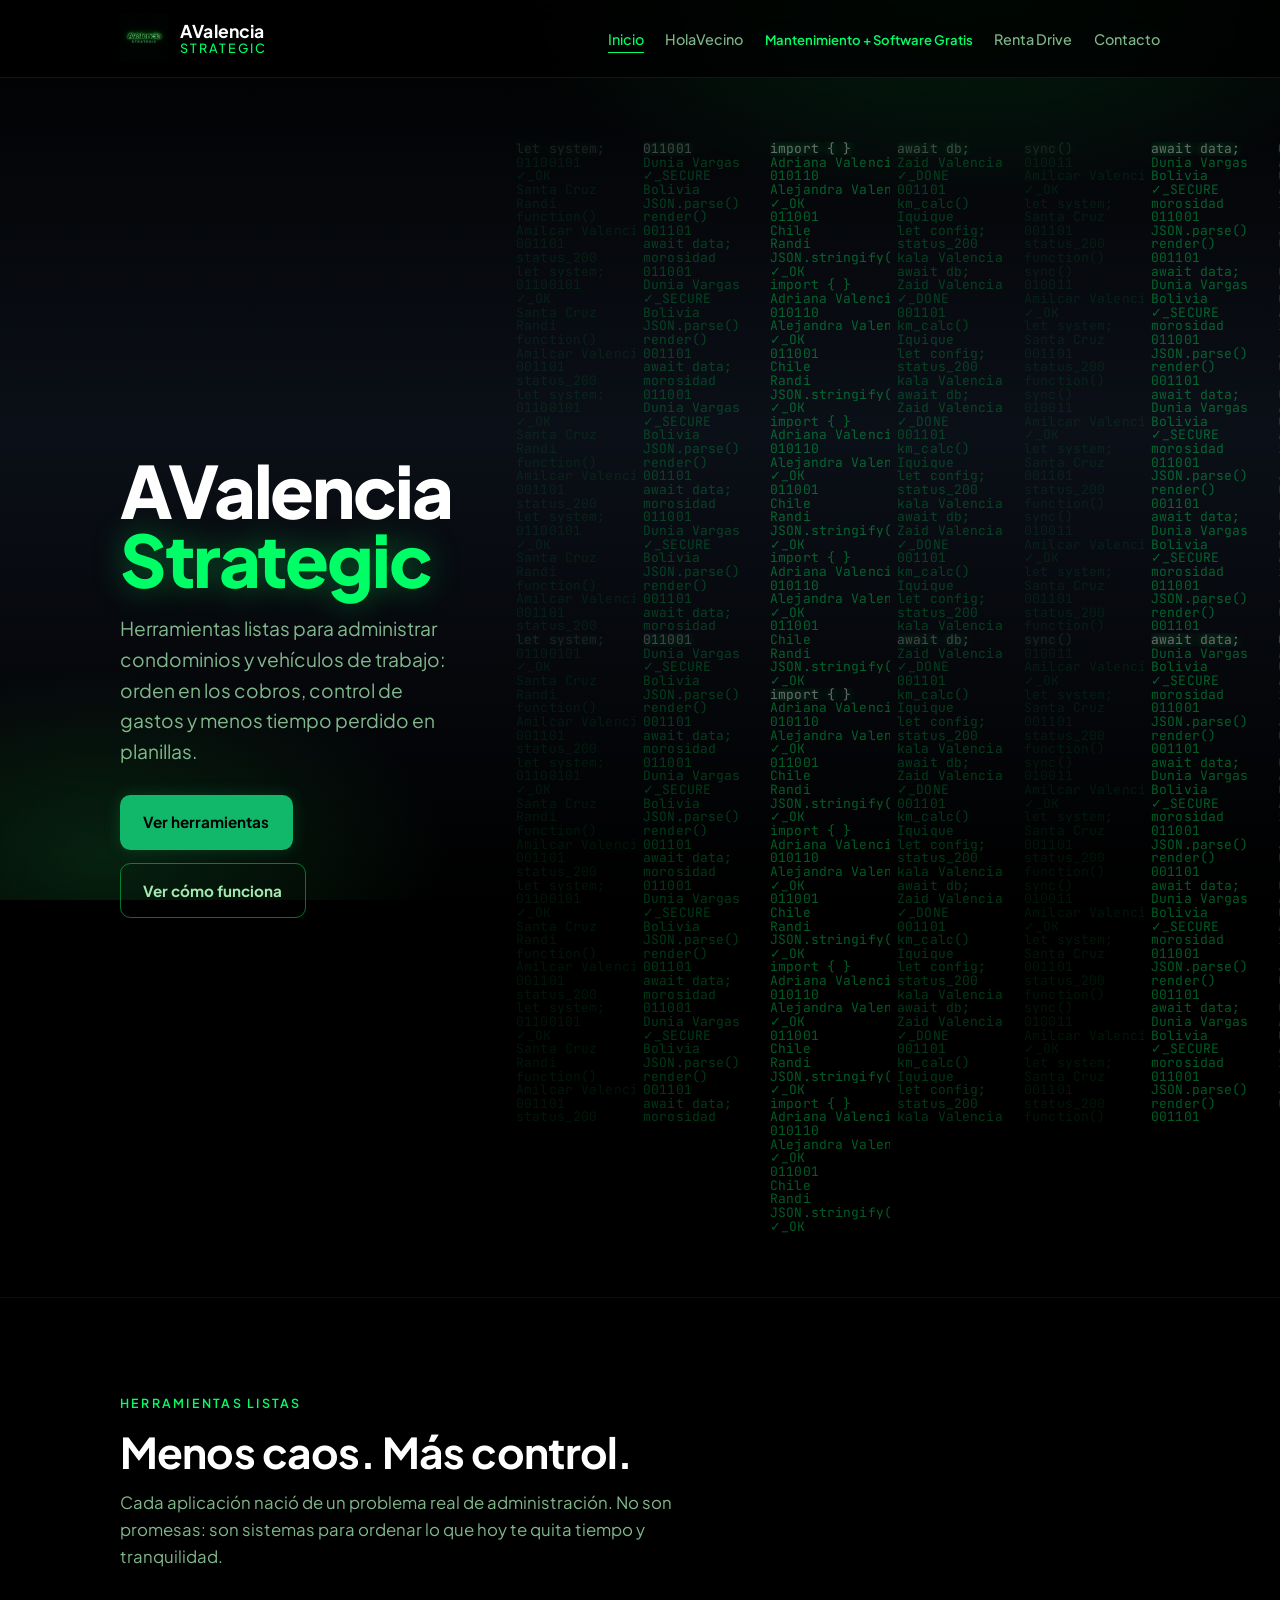
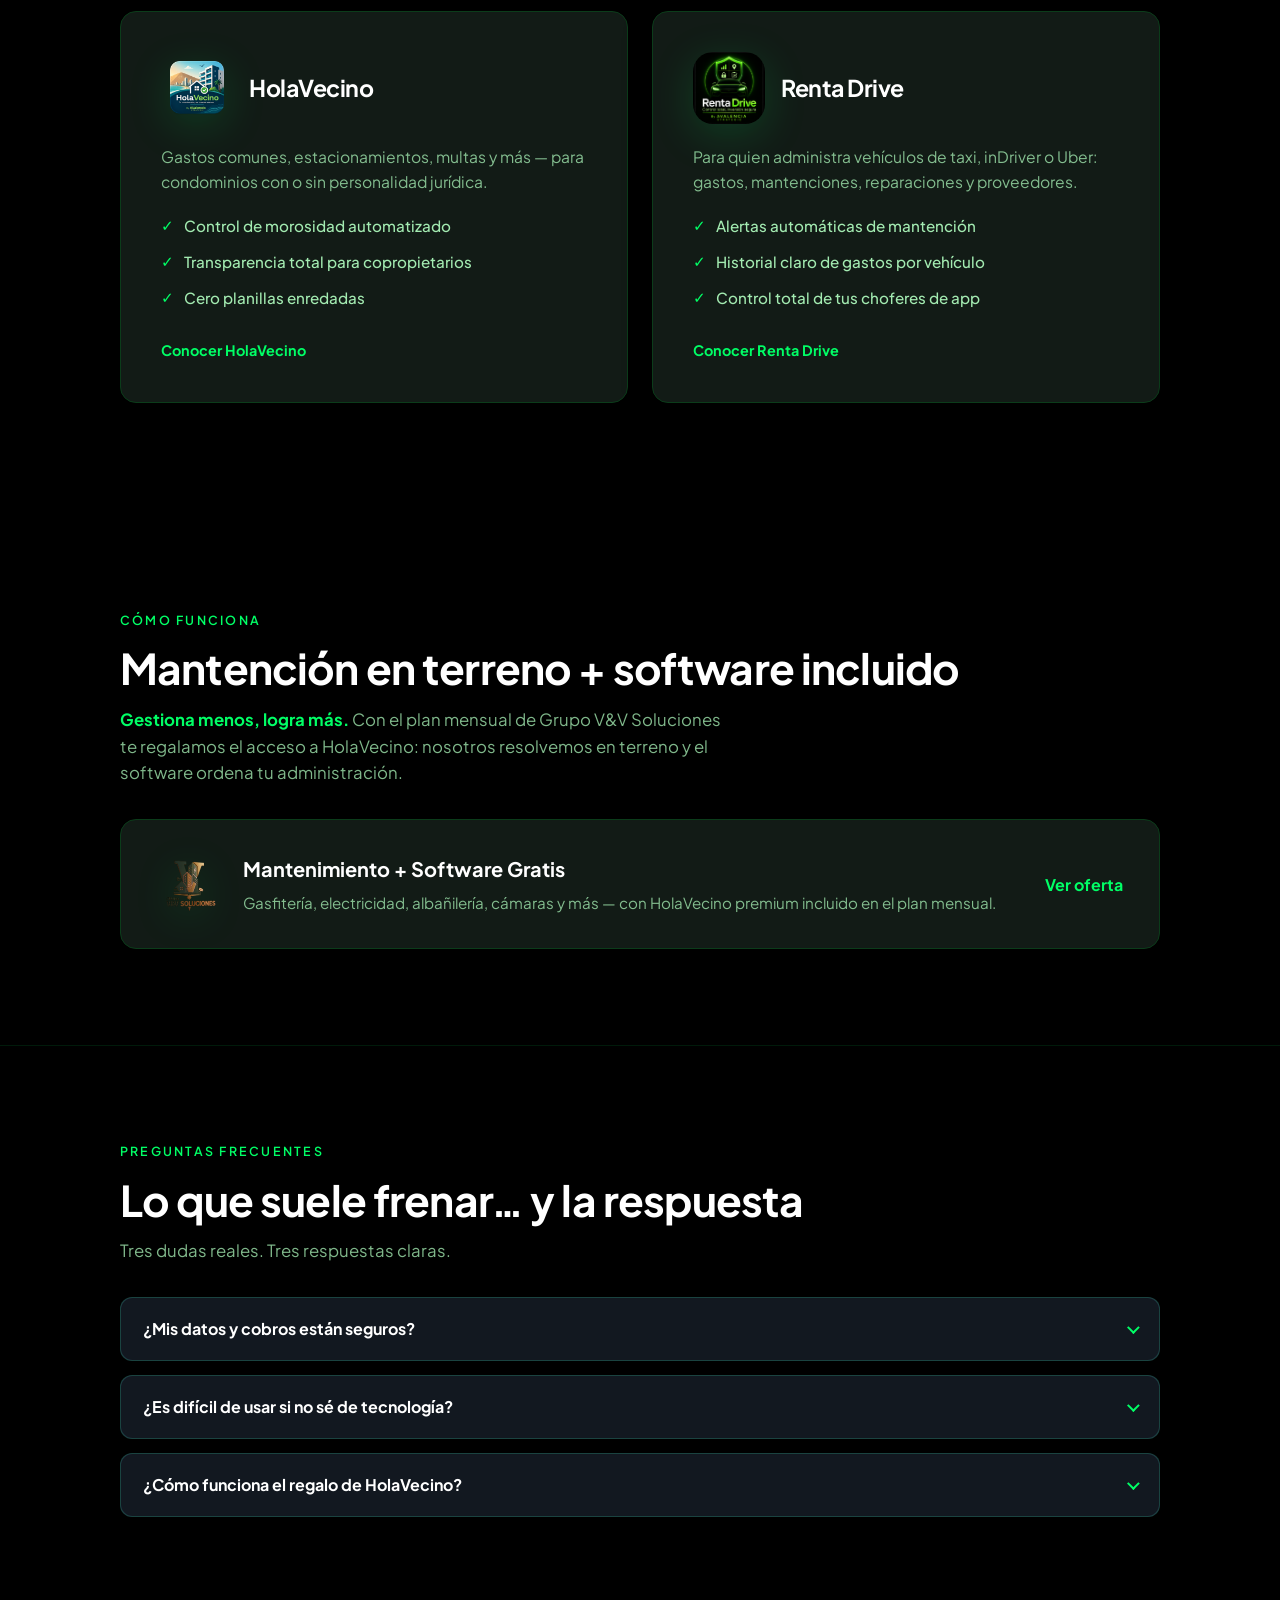
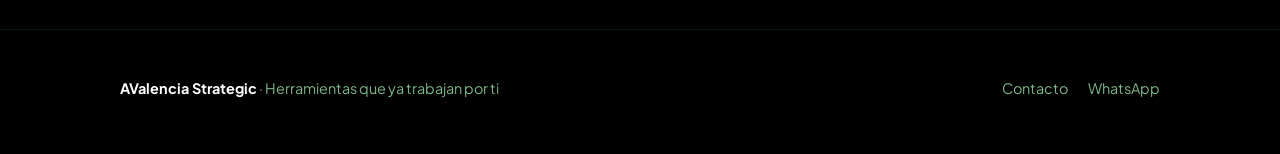
<file: index.html>
<!DOCTYPE html>
<html lang="es">
  <head>
    <meta charset="UTF-8" />
    <meta name="viewport" content="width=device-width, initial-scale=1" />
    <title>AValencia Strategic — Herramientas reales para administrar mejor</title>
    <meta
      name="description"
      content="HolaVecino para condominios, Renta Drive para vehículos de trabajo y mantención Grupo V&V con HolaVecino incluido."
    />
    <link rel="preconnect" href="https://fonts.googleapis.com" />
    <link rel="preconnect" href="https://fonts.gstatic.com" crossorigin />
    <link
      href="https://fonts.googleapis.com/css2?family=JetBrains+Mono:wght@400;500&family=Plus+Jakarta+Sans:wght@400;500;600;700;800&display=swap"
      rel="stylesheet"
    />
    <link rel="stylesheet" href="assets/css/styles.css" />
    <link rel="icon" href="assets/images/logo-avalencia-strategic.jpeg" />
  </head>
  <body>
    <div class="bg-grid" aria-hidden="true"></div>

    <header class="site-header">
      <nav class="nav" aria-label="Principal">
        <a class="brand" href="index.html">
          <img
            src="assets/images/logo-avalencia-strategic.jpeg"
            alt="Logo AValencia Strategic"
            width="48"
            height="48"
          />
          <div class="brand-name">
            AValencia
            <span>Strategic</span>
          </div>
        </a>
        <button
          class="nav-toggle"
          type="button"
          aria-expanded="false"
          aria-controls="nav-menu"
          aria-label="Abrir menú"
        >
          <span></span><span></span><span></span>
        </button>
        <ul class="nav-links" id="nav-menu">
          <li><a href="index.html" aria-current="page">Inicio</a></li>
          <li><a href="holavecino.html">HolaVecino</a></li>
          <li>
            <a class="nav-offer" href="grupovyv.html"
              >Mantenimiento + Software Gratis</a
            >
          </li>
          <li><a href="rentadrive.html">Renta Drive</a></li>
          <li><a href="contacto.html">Contacto</a></li>
        </ul>
      </nav>
    </header>

    <main>
      <section class="hero">
        <div class="hero-inner">
          <div class="hero-copy">
            <h1 class="hero-brand reveal">
              AValencia
              <em>Strategic</em>
            </h1>
            <p class="hero-text reveal reveal-delay-1">
              Herramientas listas para administrar condominios y vehículos de
              trabajo: orden en los cobros, control de gastos y menos tiempo
              perdido en planillas.
            </p>
            <div class="cta-row reveal reveal-delay-2">
              <a class="btn btn-primary" href="#herramientas"
                >Ver herramientas</a
              >
              <a class="btn btn-outline" href="#como-funciona"
                >Ver cómo funciona</a
              >
            </div>
          </div>
          <div class="hero-visual reveal reveal-delay-1" aria-hidden="true">
            <div class="matrix-container">
              <!-- Columna 1 -->
              <div class="matrix-column matrix-column--far matrix-column--1">
                <div class="matrix-stream">
                  <div class="matrix-chunk">
                    <span class="matrix-glyph matrix-glyph--lead">let system;</span><span class="matrix-glyph">01100101</span><span class="matrix-glyph">✓_OK</span><span class="matrix-glyph">Santa Cruz</span><span class="matrix-glyph">Randi</span><span class="matrix-glyph">function()</span><span class="matrix-glyph">Amilcar Valencia</span><span class="matrix-glyph">001101</span><span class="matrix-glyph">status_200</span><span class="matrix-glyph">let system;</span><span class="matrix-glyph">01100101</span><span class="matrix-glyph">✓_OK</span><span class="matrix-glyph">Santa Cruz</span><span class="matrix-glyph">Randi</span><span class="matrix-glyph">function()</span><span class="matrix-glyph">Amilcar Valencia</span><span class="matrix-glyph">001101</span><span class="matrix-glyph">status_200</span><span class="matrix-glyph">let system;</span><span class="matrix-glyph">01100101</span><span class="matrix-glyph">✓_OK</span><span class="matrix-glyph">Santa Cruz</span><span class="matrix-glyph">Randi</span><span class="matrix-glyph">function()</span><span class="matrix-glyph">Amilcar Valencia</span><span class="matrix-glyph">001101</span><span class="matrix-glyph">status_200</span><span class="matrix-glyph">let system;</span><span class="matrix-glyph">01100101</span><span class="matrix-glyph">✓_OK</span><span class="matrix-glyph">Santa Cruz</span><span class="matrix-glyph">Randi</span><span class="matrix-glyph">function()</span><span class="matrix-glyph">Amilcar Valencia</span><span class="matrix-glyph">001101</span><span class="matrix-glyph">status_200</span>
                  </div>
                  <div class="matrix-chunk" aria-hidden="true">
                    <span class="matrix-glyph matrix-glyph--lead">let system;</span><span class="matrix-glyph">01100101</span><span class="matrix-glyph">✓_OK</span><span class="matrix-glyph">Santa Cruz</span><span class="matrix-glyph">Randi</span><span class="matrix-glyph">function()</span><span class="matrix-glyph">Amilcar Valencia</span><span class="matrix-glyph">001101</span><span class="matrix-glyph">status_200</span><span class="matrix-glyph">let system;</span><span class="matrix-glyph">01100101</span><span class="matrix-glyph">✓_OK</span><span class="matrix-glyph">Santa Cruz</span><span class="matrix-glyph">Randi</span><span class="matrix-glyph">function()</span><span class="matrix-glyph">Amilcar Valencia</span><span class="matrix-glyph">001101</span><span class="matrix-glyph">status_200</span><span class="matrix-glyph">let system;</span><span class="matrix-glyph">01100101</span><span class="matrix-glyph">✓_OK</span><span class="matrix-glyph">Santa Cruz</span><span class="matrix-glyph">Randi</span><span class="matrix-glyph">function()</span><span class="matrix-glyph">Amilcar Valencia</span><span class="matrix-glyph">001101</span><span class="matrix-glyph">status_200</span><span class="matrix-glyph">let system;</span><span class="matrix-glyph">01100101</span><span class="matrix-glyph">✓_OK</span><span class="matrix-glyph">Santa Cruz</span><span class="matrix-glyph">Randi</span><span class="matrix-glyph">function()</span><span class="matrix-glyph">Amilcar Valencia</span><span class="matrix-glyph">001101</span><span class="matrix-glyph">status_200</span>
                  </div>
                </div>
              </div>
              <!-- Columna 2 -->
              <div class="matrix-column matrix-column--mid matrix-column--2">
                <div class="matrix-stream">
                  <div class="matrix-chunk">
                    <span class="matrix-glyph matrix-glyph--lead">011001</span><span class="matrix-glyph">Dunia Vargas</span><span class="matrix-glyph">✓_SECURE</span><span class="matrix-glyph">Bolivia</span><span class="matrix-glyph">JSON.parse()</span><span class="matrix-glyph">render()</span><span class="matrix-glyph">001101</span><span class="matrix-glyph">await data;</span><span class="matrix-glyph">morosidad</span><span class="matrix-glyph">011001</span><span class="matrix-glyph">Dunia Vargas</span><span class="matrix-glyph">✓_SECURE</span><span class="matrix-glyph">Bolivia</span><span class="matrix-glyph">JSON.parse()</span><span class="matrix-glyph">render()</span><span class="matrix-glyph">001101</span><span class="matrix-glyph">await data;</span><span class="matrix-glyph">morosidad</span><span class="matrix-glyph">011001</span><span class="matrix-glyph">Dunia Vargas</span><span class="matrix-glyph">✓_SECURE</span><span class="matrix-glyph">Bolivia</span><span class="matrix-glyph">JSON.parse()</span><span class="matrix-glyph">render()</span><span class="matrix-glyph">001101</span><span class="matrix-glyph">await data;</span><span class="matrix-glyph">morosidad</span><span class="matrix-glyph">011001</span><span class="matrix-glyph">Dunia Vargas</span><span class="matrix-glyph">✓_SECURE</span><span class="matrix-glyph">Bolivia</span><span class="matrix-glyph">JSON.parse()</span><span class="matrix-glyph">render()</span><span class="matrix-glyph">001101</span><span class="matrix-glyph">await data;</span><span class="matrix-glyph">morosidad</span>
                  </div>
                  <div class="matrix-chunk" aria-hidden="true">
                    <span class="matrix-glyph matrix-glyph--lead">011001</span><span class="matrix-glyph">Dunia Vargas</span><span class="matrix-glyph">✓_SECURE</span><span class="matrix-glyph">Bolivia</span><span class="matrix-glyph">JSON.parse()</span><span class="matrix-glyph">render()</span><span class="matrix-glyph">001101</span><span class="matrix-glyph">await data;</span><span class="matrix-glyph">morosidad</span><span class="matrix-glyph">011001</span><span class="matrix-glyph">Dunia Vargas</span><span class="matrix-glyph">✓_SECURE</span><span class="matrix-glyph">Bolivia</span><span class="matrix-glyph">JSON.parse()</span><span class="matrix-glyph">render()</span><span class="matrix-glyph">001101</span><span class="matrix-glyph">await data;</span><span class="matrix-glyph">morosidad</span><span class="matrix-glyph">011001</span><span class="matrix-glyph">Dunia Vargas</span><span class="matrix-glyph">✓_SECURE</span><span class="matrix-glyph">Bolivia</span><span class="matrix-glyph">JSON.parse()</span><span class="matrix-glyph">render()</span><span class="matrix-glyph">001101</span><span class="matrix-glyph">await data;</span><span class="matrix-glyph">morosidad</span><span class="matrix-glyph">011001</span><span class="matrix-glyph">Dunia Vargas</span><span class="matrix-glyph">✓_SECURE</span><span class="matrix-glyph">Bolivia</span><span class="matrix-glyph">JSON.parse()</span><span class="matrix-glyph">render()</span><span class="matrix-glyph">001101</span><span class="matrix-glyph">await data;</span><span class="matrix-glyph">morosidad</span>
                  </div>
                </div>
              </div>
              <!-- Columna 3 -->
              <div class="matrix-column matrix-column--near matrix-column--3">
                <div class="matrix-stream">
                  <div class="matrix-chunk">
                    <span class="matrix-glyph matrix-glyph--lead">import { }</span><span class="matrix-glyph">Adriana Valencia</span><span class="matrix-glyph">010110</span><span class="matrix-glyph">Alejandra Valencia</span><span class="matrix-glyph">✓_OK</span><span class="matrix-glyph">011001</span><span class="matrix-glyph">Chile</span><span class="matrix-glyph">Randi</span><span class="matrix-glyph">JSON.stringify()</span><span class="matrix-glyph">✓_OK</span><span class="matrix-glyph">import { }</span><span class="matrix-glyph">Adriana Valencia</span><span class="matrix-glyph">010110</span><span class="matrix-glyph">Alejandra Valencia</span><span class="matrix-glyph">✓_OK</span><span class="matrix-glyph">011001</span><span class="matrix-glyph">Chile</span><span class="matrix-glyph">Randi</span><span class="matrix-glyph">JSON.stringify()</span><span class="matrix-glyph">✓_OK</span><span class="matrix-glyph">import { }</span><span class="matrix-glyph">Adriana Valencia</span><span class="matrix-glyph">010110</span><span class="matrix-glyph">Alejandra Valencia</span><span class="matrix-glyph">✓_OK</span><span class="matrix-glyph">011001</span><span class="matrix-glyph">Chile</span><span class="matrix-glyph">Randi</span><span class="matrix-glyph">JSON.stringify()</span><span class="matrix-glyph">✓_OK</span><span class="matrix-glyph">import { }</span><span class="matrix-glyph">Adriana Valencia</span><span class="matrix-glyph">010110</span><span class="matrix-glyph">Alejandra Valencia</span><span class="matrix-glyph">✓_OK</span><span class="matrix-glyph">011001</span><span class="matrix-glyph">Chile</span><span class="matrix-glyph">Randi</span><span class="matrix-glyph">JSON.stringify()</span><span class="matrix-glyph">✓_OK</span>
                  </div>
                  <div class="matrix-chunk" aria-hidden="true">
                    <span class="matrix-glyph matrix-glyph--lead">import { }</span><span class="matrix-glyph">Adriana Valencia</span><span class="matrix-glyph">010110</span><span class="matrix-glyph">Alejandra Valencia</span><span class="matrix-glyph">✓_OK</span><span class="matrix-glyph">011001</span><span class="matrix-glyph">Chile</span><span class="matrix-glyph">Randi</span><span class="matrix-glyph">JSON.stringify()</span><span class="matrix-glyph">✓_OK</span><span class="matrix-glyph">import { }</span><span class="matrix-glyph">Adriana Valencia</span><span class="matrix-glyph">010110</span><span class="matrix-glyph">Alejandra Valencia</span><span class="matrix-glyph">✓_OK</span><span class="matrix-glyph">011001</span><span class="matrix-glyph">Chile</span><span class="matrix-glyph">Randi</span><span class="matrix-glyph">JSON.stringify()</span><span class="matrix-glyph">✓_OK</span><span class="matrix-glyph">import { }</span><span class="matrix-glyph">Adriana Valencia</span><span class="matrix-glyph">010110</span><span class="matrix-glyph">Alejandra Valencia</span><span class="matrix-glyph">✓_OK</span><span class="matrix-glyph">011001</span><span class="matrix-glyph">Chile</span><span class="matrix-glyph">Randi</span><span class="matrix-glyph">JSON.stringify()</span><span class="matrix-glyph">✓_OK</span><span class="matrix-glyph">import { }</span><span class="matrix-glyph">Adriana Valencia</span><span class="matrix-glyph">010110</span><span class="matrix-glyph">Alejandra Valencia</span><span class="matrix-glyph">✓_OK</span><span class="matrix-glyph">011001</span><span class="matrix-glyph">Chile</span><span class="matrix-glyph">Randi</span><span class="matrix-glyph">JSON.stringify()</span><span class="matrix-glyph">✓_OK</span>
                  </div>
                </div>
              </div>
              <!-- Columna 4 -->
              <div class="matrix-column matrix-column--mid matrix-column--4">
                <div class="matrix-stream">
                  <div class="matrix-chunk">
                    <span class="matrix-glyph matrix-glyph--lead">await db;</span><span class="matrix-glyph">Zaid Valencia</span><span class="matrix-glyph">✓_DONE</span><span class="matrix-glyph">001101</span><span class="matrix-glyph">km_calc()</span><span class="matrix-glyph">Iquique</span><span class="matrix-glyph">let config;</span><span class="matrix-glyph">status_200</span><span class="matrix-glyph">kala Valencia</span><span class="matrix-glyph">await db;</span><span class="matrix-glyph">Zaid Valencia</span><span class="matrix-glyph">✓_DONE</span><span class="matrix-glyph">001101</span><span class="matrix-glyph">km_calc()</span><span class="matrix-glyph">Iquique</span><span class="matrix-glyph">let config;</span><span class="matrix-glyph">status_200</span><span class="matrix-glyph">kala Valencia</span><span class="matrix-glyph">await db;</span><span class="matrix-glyph">Zaid Valencia</span><span class="matrix-glyph">✓_DONE</span><span class="matrix-glyph">001101</span><span class="matrix-glyph">km_calc()</span><span class="matrix-glyph">Iquique</span><span class="matrix-glyph">let config;</span><span class="matrix-glyph">status_200</span><span class="matrix-glyph">kala Valencia</span><span class="matrix-glyph">await db;</span><span class="matrix-glyph">Zaid Valencia</span><span class="matrix-glyph">✓_DONE</span><span class="matrix-glyph">001101</span><span class="matrix-glyph">km_calc()</span><span class="matrix-glyph">Iquique</span><span class="matrix-glyph">let config;</span><span class="matrix-glyph">status_200</span><span class="matrix-glyph">kala Valencia</span>
                  </div>
                  <div class="matrix-chunk" aria-hidden="true">
                    <span class="matrix-glyph matrix-glyph--lead">await db;</span><span class="matrix-glyph">Zaid Valencia</span><span class="matrix-glyph">✓_DONE</span><span class="matrix-glyph">001101</span><span class="matrix-glyph">km_calc()</span><span class="matrix-glyph">Iquique</span><span class="matrix-glyph">let config;</span><span class="matrix-glyph">status_200</span><span class="matrix-glyph">kala Valencia</span><span class="matrix-glyph">await db;</span><span class="matrix-glyph">Zaid Valencia</span><span class="matrix-glyph">✓_DONE</span><span class="matrix-glyph">001101</span><span class="matrix-glyph">km_calc()</span><span class="matrix-glyph">Iquique</span><span class="matrix-glyph">let config;</span><span class="matrix-glyph">status_200</span><span class="matrix-glyph">kala Valencia</span><span class="matrix-glyph">await db;</span><span class="matrix-glyph">Zaid Valencia</span><span class="matrix-glyph">✓_DONE</span><span class="matrix-glyph">001101</span><span class="matrix-glyph">km_calc()</span><span class="matrix-glyph">Iquique</span><span class="matrix-glyph">let config;</span><span class="matrix-glyph">status_200</span><span class="matrix-glyph">kala Valencia</span><span class="matrix-glyph">await db;</span><span class="matrix-glyph">Zaid Valencia</span><span class="matrix-glyph">✓_DONE</span><span class="matrix-glyph">001101</span><span class="matrix-glyph">km_calc()</span><span class="matrix-glyph">Iquique</span><span class="matrix-glyph">let config;</span><span class="matrix-glyph">status_200</span><span class="matrix-glyph">kala Valencia</span>
                  </div>
                </div>
              </div>
              <!-- Columna 5 -->
              <div class="matrix-column matrix-column--far matrix-column--5">
                <div class="matrix-stream">
                  <div class="matrix-chunk">
                    <span class="matrix-glyph matrix-glyph--lead">sync()</span><span class="matrix-glyph">010011</span><span class="matrix-glyph">Amilcar Valencia</span><span class="matrix-glyph">✓_OK</span><span class="matrix-glyph">let system;</span><span class="matrix-glyph">Santa Cruz</span><span class="matrix-glyph">001101</span><span class="matrix-glyph">status_200</span><span class="matrix-glyph">function()</span><span class="matrix-glyph">sync()</span><span class="matrix-glyph">010011</span><span class="matrix-glyph">Amilcar Valencia</span><span class="matrix-glyph">✓_OK</span><span class="matrix-glyph">let system;</span><span class="matrix-glyph">Santa Cruz</span><span class="matrix-glyph">001101</span><span class="matrix-glyph">status_200</span><span class="matrix-glyph">function()</span><span class="matrix-glyph">sync()</span><span class="matrix-glyph">010011</span><span class="matrix-glyph">Amilcar Valencia</span><span class="matrix-glyph">✓_OK</span><span class="matrix-glyph">let system;</span><span class="matrix-glyph">Santa Cruz</span><span class="matrix-glyph">001101</span><span class="matrix-glyph">status_200</span><span class="matrix-glyph">function()</span><span class="matrix-glyph">sync()</span><span class="matrix-glyph">010011</span><span class="matrix-glyph">Amilcar Valencia</span><span class="matrix-glyph">✓_OK</span><span class="matrix-glyph">let system;</span><span class="matrix-glyph">Santa Cruz</span><span class="matrix-glyph">001101</span><span class="matrix-glyph">status_200</span><span class="matrix-glyph">function()</span>
                  </div>
                  <div class="matrix-chunk" aria-hidden="true">
                    <span class="matrix-glyph matrix-glyph--lead">sync()</span><span class="matrix-glyph">010011</span><span class="matrix-glyph">Amilcar Valencia</span><span class="matrix-glyph">✓_OK</span><span class="matrix-glyph">let system;</span><span class="matrix-glyph">Santa Cruz</span><span class="matrix-glyph">001101</span><span class="matrix-glyph">status_200</span><span class="matrix-glyph">function()</span><span class="matrix-glyph">sync()</span><span class="matrix-glyph">010011</span><span class="matrix-glyph">Amilcar Valencia</span><span class="matrix-glyph">✓_OK</span><span class="matrix-glyph">let system;</span><span class="matrix-glyph">Santa Cruz</span><span class="matrix-glyph">001101</span><span class="matrix-glyph">status_200</span><span class="matrix-glyph">function()</span><span class="matrix-glyph">sync()</span><span class="matrix-glyph">010011</span><span class="matrix-glyph">Amilcar Valencia</span><span class="matrix-glyph">✓_OK</span><span class="matrix-glyph">let system;</span><span class="matrix-glyph">Santa Cruz</span><span class="matrix-glyph">001101</span><span class="matrix-glyph">status_200</span><span class="matrix-glyph">function()</span><span class="matrix-glyph">sync()</span><span class="matrix-glyph">010011</span><span class="matrix-glyph">Amilcar Valencia</span><span class="matrix-glyph">✓_OK</span><span class="matrix-glyph">let system;</span><span class="matrix-glyph">Santa Cruz</span><span class="matrix-glyph">001101</span><span class="matrix-glyph">status_200</span><span class="matrix-glyph">function()</span>
                  </div>
                </div>
              </div>
              <!-- Columna 6 -->
              <div class="matrix-column matrix-column--near matrix-column--6">
                <div class="matrix-stream">
                  <div class="matrix-chunk">
                    <span class="matrix-glyph matrix-glyph--lead">await data;</span><span class="matrix-glyph">Dunia Vargas</span><span class="matrix-glyph">Bolivia</span><span class="matrix-glyph">✓_SECURE</span><span class="matrix-glyph">morosidad</span><span class="matrix-glyph">011001</span><span class="matrix-glyph">JSON.parse()</span><span class="matrix-glyph">render()</span><span class="matrix-glyph">001101</span><span class="matrix-glyph">await data;</span><span class="matrix-glyph">Dunia Vargas</span><span class="matrix-glyph">Bolivia</span><span class="matrix-glyph">✓_SECURE</span><span class="matrix-glyph">morosidad</span><span class="matrix-glyph">011001</span><span class="matrix-glyph">JSON.parse()</span><span class="matrix-glyph">render()</span><span class="matrix-glyph">001101</span><span class="matrix-glyph">await data;</span><span class="matrix-glyph">Dunia Vargas</span><span class="matrix-glyph">Bolivia</span><span class="matrix-glyph">✓_SECURE</span><span class="matrix-glyph">morosidad</span><span class="matrix-glyph">011001</span><span class="matrix-glyph">JSON.parse()</span><span class="matrix-glyph">render()</span><span class="matrix-glyph">001101</span><span class="matrix-glyph">await data;</span><span class="matrix-glyph">Dunia Vargas</span><span class="matrix-glyph">Bolivia</span><span class="matrix-glyph">✓_SECURE</span><span class="matrix-glyph">morosidad</span><span class="matrix-glyph">011001</span><span class="matrix-glyph">JSON.parse()</span><span class="matrix-glyph">render()</span><span class="matrix-glyph">001101</span>
                  </div>
                  <div class="matrix-chunk" aria-hidden="true">
                    <span class="matrix-glyph matrix-glyph--lead">await data;</span><span class="matrix-glyph">Dunia Vargas</span><span class="matrix-glyph">Bolivia</span><span class="matrix-glyph">✓_SECURE</span><span class="matrix-glyph">morosidad</span><span class="matrix-glyph">011001</span><span class="matrix-glyph">JSON.parse()</span><span class="matrix-glyph">render()</span><span class="matrix-glyph">001101</span><span class="matrix-glyph">await data;</span><span class="matrix-glyph">Dunia Vargas</span><span class="matrix-glyph">Bolivia</span><span class="matrix-glyph">✓_SECURE</span><span class="matrix-glyph">morosidad</span><span class="matrix-glyph">011001</span><span class="matrix-glyph">JSON.parse()</span><span class="matrix-glyph">render()</span><span class="matrix-glyph">001101</span><span class="matrix-glyph">await data;</span><span class="matrix-glyph">Dunia Vargas</span><span class="matrix-glyph">Bolivia</span><span class="matrix-glyph">✓_SECURE</span><span class="matrix-glyph">morosidad</span><span class="matrix-glyph">011001</span><span class="matrix-glyph">JSON.parse()</span><span class="matrix-glyph">render()</span><span class="matrix-glyph">001101</span><span class="matrix-glyph">await data;</span><span class="matrix-glyph">Dunia Vargas</span><span class="matrix-glyph">Bolivia</span><span class="matrix-glyph">✓_SECURE</span><span class="matrix-glyph">morosidad</span><span class="matrix-glyph">011001</span><span class="matrix-glyph">JSON.parse()</span><span class="matrix-glyph">render()</span><span class="matrix-glyph">001101</span>
                  </div>
                </div>
              </div>
              <!-- Columna 7 -->
              <div class="matrix-column matrix-column--mid matrix-column--7">
                <div class="matrix-stream">
                  <div class="matrix-chunk">
                    <span class="matrix-glyph matrix-glyph--lead">Chile</span><span class="matrix-glyph">Adriana Valencia</span><span class="matrix-glyph">010110</span><span class="matrix-glyph">Alejandra Valencia</span><span class="matrix-glyph">import { }</span><span class="matrix-glyph">✓_OK</span><span class="matrix-glyph">JSON.stringify()</span><span class="matrix-glyph">011001</span><span class="matrix-glyph">✓_OK</span><span class="matrix-glyph">Chile</span><span class="matrix-glyph">Adriana Valencia</span><span class="matrix-glyph">010110</span><span class="matrix-glyph">Alejandra Valencia</span><span class="matrix-glyph">import { }</span><span class="matrix-glyph">✓_OK</span><span class="matrix-glyph">JSON.stringify()</span><span class="matrix-glyph">011001</span><span class="matrix-glyph">✓_OK</span><span class="matrix-glyph">Chile</span><span class="matrix-glyph">Adriana Valencia</span><span class="matrix-glyph">010110</span><span class="matrix-glyph">Alejandra Valencia</span><span class="matrix-glyph">import { }</span><span class="matrix-glyph">✓_OK</span><span class="matrix-glyph">JSON.stringify()</span><span class="matrix-glyph">011001</span><span class="matrix-glyph">✓_OK</span><span class="matrix-glyph">Chile</span><span class="matrix-glyph">Adriana Valencia</span><span class="matrix-glyph">010110</span><span class="matrix-glyph">Alejandra Valencia</span><span class="matrix-glyph">import { }</span><span class="matrix-glyph">✓_OK</span><span class="matrix-glyph">JSON.stringify()</span><span class="matrix-glyph">011001</span><span class="matrix-glyph">✓_OK</span>
                  </div>
                  <div class="matrix-chunk" aria-hidden="true">
                    <span class="matrix-glyph matrix-glyph--lead">Chile</span><span class="matrix-glyph">Adriana Valencia</span><span class="matrix-glyph">010110</span><span class="matrix-glyph">Alejandra Valencia</span><span class="matrix-glyph">import { }</span><span class="matrix-glyph">✓_OK</span><span class="matrix-glyph">JSON.stringify()</span><span class="matrix-glyph">011001</span><span class="matrix-glyph">✓_OK</span><span class="matrix-glyph">Chile</span><span class="matrix-glyph">Adriana Valencia</span><span class="matrix-glyph">010110</span><span class="matrix-glyph">Alejandra Valencia</span><span class="matrix-glyph">import { }</span><span class="matrix-glyph">✓_OK</span><span class="matrix-glyph">JSON.stringify()</span><span class="matrix-glyph">011001</span><span class="matrix-glyph">✓_OK</span><span class="matrix-glyph">Chile</span><span class="matrix-glyph">Adriana Valencia</span><span class="matrix-glyph">010110</span><span class="matrix-glyph">Alejandra Valencia</span><span class="matrix-glyph">import { }</span><span class="matrix-glyph">✓_OK</span><span class="matrix-glyph">JSON.stringify()</span><span class="matrix-glyph">011001</span><span class="matrix-glyph">✓_OK</span><span class="matrix-glyph">Chile</span><span class="matrix-glyph">Adriana Valencia</span><span class="matrix-glyph">010110</span><span class="matrix-glyph">Alejandra Valencia</span><span class="matrix-glyph">import { }</span><span class="matrix-glyph">✓_OK</span><span class="matrix-glyph">JSON.stringify()</span><span class="matrix-glyph">011001</span><span class="matrix-glyph">✓_OK</span>
                  </div>
                </div>
              </div>
              <!-- Columna 8 -->
              <div class="matrix-column matrix-column--far matrix-column--8">
                <div class="matrix-stream">
                  <div class="matrix-chunk">
                    <span class="matrix-glyph matrix-glyph--lead">Iquique</span><span class="matrix-glyph">Zaid Valencia</span><span class="matrix-glyph">km_calc()</span><span class="matrix-glyph">kala Valencia</span><span class="matrix-glyph">✓_DONE</span><span class="matrix-glyph">await db;</span><span class="matrix-glyph">001101</span><span class="matrix-glyph">let config;</span><span class="matrix-glyph">status_200</span><span class="matrix-glyph">Iquique</span><span class="matrix-glyph">Zaid Valencia</span><span class="matrix-glyph">km_calc()</span><span class="matrix-glyph">kala Valencia</span><span class="matrix-glyph">✓_DONE</span><span class="matrix-glyph">await db;</span><span class="matrix-glyph">001101</span><span class="matrix-glyph">let config;</span><span class="matrix-glyph">status_200</span><span class="matrix-glyph">Iquique</span><span class="matrix-glyph">Zaid Valencia</span><span class="matrix-glyph">km_calc()</span><span class="matrix-glyph">kala Valencia</span><span class="matrix-glyph">✓_DONE</span><span class="matrix-glyph">await db;</span><span class="matrix-glyph">001101</span><span class="matrix-glyph">let config;</span><span class="matrix-glyph">status_200</span><span class="matrix-glyph">Iquique</span><span class="matrix-glyph">Zaid Valencia</span><span class="matrix-glyph">km_calc()</span><span class="matrix-glyph">kala Valencia</span><span class="matrix-glyph">✓_DONE</span><span class="matrix-glyph">await db;</span><span class="matrix-glyph">001101</span><span class="matrix-glyph">let config;</span><span class="matrix-glyph">status_200</span>
                  </div>
                  <div class="matrix-chunk" aria-hidden="true">
                    <span class="matrix-glyph matrix-glyph--lead">Iquique</span><span class="matrix-glyph">Zaid Valencia</span><span class="matrix-glyph">km_calc()</span><span class="matrix-glyph">kala Valencia</span><span class="matrix-glyph">✓_DONE</span><span class="matrix-glyph">await db;</span><span class="matrix-glyph">001101</span><span class="matrix-glyph">let config;</span><span class="matrix-glyph">status_200</span><span class="matrix-glyph">Iquique</span><span class="matrix-glyph">Zaid Valencia</span><span class="matrix-glyph">km_calc()</span><span class="matrix-glyph">kala Valencia</span><span class="matrix-glyph">✓_DONE</span><span class="matrix-glyph">await db;</span><span class="matrix-glyph">001101</span><span class="matrix-glyph">let config;</span><span class="matrix-glyph">status_200</span><span class="matrix-glyph">Iquique</span><span class="matrix-glyph">Zaid Valencia</span><span class="matrix-glyph">km_calc()</span><span class="matrix-glyph">kala Valencia</span><span class="matrix-glyph">✓_DONE</span><span class="matrix-glyph">await db;</span><span class="matrix-glyph">001101</span><span class="matrix-glyph">let config;</span><span class="matrix-glyph">status_200</span><span class="matrix-glyph">Iquique</span><span class="matrix-glyph">Zaid Valencia</span><span class="matrix-glyph">km_calc()</span><span class="matrix-glyph">kala Valencia</span><span class="matrix-glyph">✓_DONE</span><span class="matrix-glyph">await db;</span><span class="matrix-glyph">001101</span><span class="matrix-glyph">let config;</span><span class="matrix-glyph">status_200</span>
                  </div>
                </div>
              </div>
            </div>
          </div>
        </div>
      </section>

      <section class="section products" id="herramientas">
        <div class="wrap">
          <p class="section-label reveal">Herramientas listas</p>
          <h2 class="reveal">Menos caos. Más control.</h2>
          <p class="lead reveal reveal-delay-1">
            Cada aplicación nació de un problema real de administración. No
            son promesas: son sistemas para ordenar lo que hoy te quita tiempo
            y tranquilidad.
          </p>

          <ul class="tools-grid">
            <li class="reveal">
              <a class="glow-card" href="holavecino.html">
                <div class="glow-card-top">
                  <img
                    class="tool-logo"
                    src="assets/images/logo-holavecino.png"
                    alt=""
                    width="64"
                    height="64"
                  />
                  <h3>HolaVecino</h3>
                </div>
                <p>
                  Gastos comunes, estacionamientos, multas y más — para
                  condominios con o sin personalidad jurídica.
                </p>
                <ul class="check-list">
                  <li>Control de morosidad automatizado</li>
                  <li>Transparencia total para copropietarios</li>
                  <li>Cero planillas enredadas</li>
                </ul>
                <span class="card-cta">Conocer HolaVecino</span>
              </a>
            </li>

            <li class="reveal reveal-delay-1">
              <a class="glow-card" href="rentadrive.html">
                <div class="glow-card-top">
                  <img
                    class="tool-logo"
                    src="assets/images/logo-rentadrive.png"
                    alt=""
                    width="64"
                    height="64"
                  />
                  <h3>Renta Drive</h3>
                </div>
                <p>
                  Para quien administra vehículos de taxi, inDriver o Uber:
                  gastos, mantenciones, reparaciones y proveedores.
                </p>
                <ul class="check-list">
                  <li>Alertas automáticas de mantención</li>
                  <li>Historial claro de gastos por vehículo</li>
                  <li>Control total de tus choferes de app</li>
                </ul>
                <span class="card-cta">Conocer Renta Drive</span>
              </a>
            </li>
          </ul>
        </div>
      </section>

      <section class="section" id="como-funciona">
        <div class="wrap">
          <p class="section-label reveal">Cómo funciona</p>
          <h2 class="reveal">Mantención en terreno + software incluido</h2>
          <p class="lead reveal reveal-delay-1">
            <strong style="color: var(--neon); font-weight: 700"
              >Gestiona menos, logra más.</strong
            >
            Con el plan mensual de Grupo V&amp;V Soluciones te regalamos el
            acceso a HolaVecino: nosotros resolvemos en terreno y el software
            ordena tu administración.
          </p>
          <a class="offer-card reveal reveal-delay-2" href="grupovyv.html">
            <img
              class="tool-logo"
              src="assets/images/logo-grupovyv.png"
              alt=""
              width="64"
              height="64"
            />
            <div>
              <h3>Mantenimiento + Software Gratis</h3>
              <p>
                Gasfitería, electricidad, albañilería, cámaras y más — con
                HolaVecino premium incluido en el plan mensual.
              </p>
            </div>
            <span class="offer-link">Ver oferta</span>
          </a>
        </div>
      </section>

      <section class="section faq" id="faq">
        <div class="wrap">
          <p class="section-label reveal">Preguntas frecuentes</p>
          <h2 class="reveal">Lo que suele frenar… y la respuesta</h2>
          <p class="lead reveal reveal-delay-1">
            Tres dudas reales. Tres respuestas claras.
          </p>

          <div class="faq-list">
            <details class="faq-item reveal">
              <summary>¿Mis datos y cobros están seguros?</summary>
              <div class="faq-body">
                Totalmente. Usamos protocolos de seguridad modernos y
                respaldos automáticos en la nube. Tu información financiera y
                la de tus copropietarios está protegida bajo estándares
                estrictos de privacidad.
              </div>
            </details>

            <details class="faq-item reveal reveal-delay-1">
              <summary>¿Es difícil de usar si no sé de tecnología?</summary>
              <div class="faq-body">
                Para nada, lo diseñamos pensando en la simplicidad. Si sabes
                usar WhatsApp, sabes usar nuestras herramientas. Además, te
                acompañamos paso a paso en tus primeros días sin costo extra.
              </div>
            </details>

            <details class="faq-item reveal reveal-delay-2">
              <summary>¿Cómo funciona el regalo de HolaVecino?</summary>
              <div class="faq-body">
                Es simple: al contratar la mantención mensual técnica con
                Grupo V&amp;V, te liberamos un acceso premium a la plataforma
                administrativa. Nosotros nos ensuciamos las manos en terreno y
                el software automatiza tu gestión.
              </div>
            </details>
          </div>
        </div>
      </section>
    </main>

    <footer class="site-footer">
      <div class="footer-inner">
        <p>
          <strong>AValencia Strategic</strong> · Herramientas que ya trabajan
          por ti
        </p>
        <ul class="footer-links">
          <li><a href="contacto.html">Contacto</a></li>
          <li>
            <a
              href="https://wa.me/56942734872"
              target="_blank"
              rel="noopener noreferrer"
              >WhatsApp</a
            >
          </li>
        </ul>
      </div>
    </footer>

    <script src="assets/js/main.js"></script>
  </body>
</html>
</file>
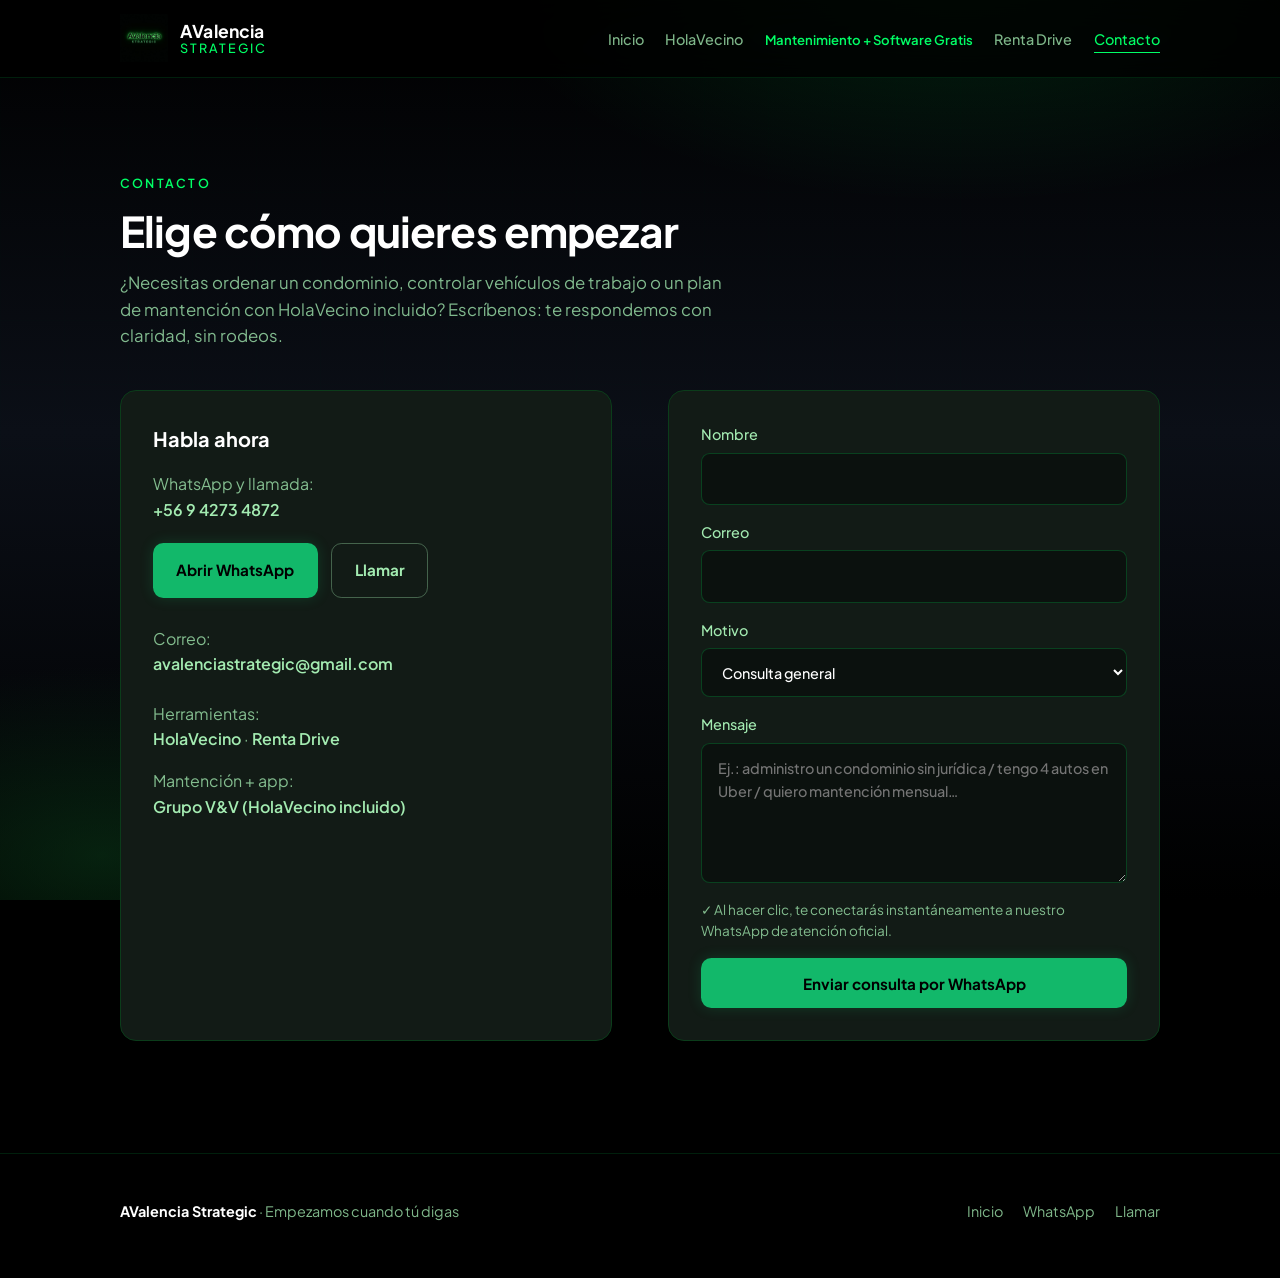
<file: contacto.html>
<!DOCTYPE html>
<html lang="es">
  <head>
    <meta charset="UTF-8" />
    <meta name="viewport" content="width=device-width, initial-scale=1" />
    <title>Contacto — AValencia Strategic</title>
    <meta
      name="description"
      content="Contacta por HolaVecino, Renta Drive o el plan mensual de Grupo V&V con HolaVecino incluido. WhatsApp +56 9 4273 4872."
    />
    <link rel="preconnect" href="https://fonts.googleapis.com" />
    <link rel="preconnect" href="https://fonts.gstatic.com" crossorigin />
    <link
      href="https://fonts.googleapis.com/css2?family=Plus+Jakarta+Sans:wght@400;500;600;700;800&display=swap"
      rel="stylesheet"
    />
    <link rel="stylesheet" href="assets/css/styles.css" />
    <link rel="icon" href="assets/images/logo-avalencia-strategic.jpeg" />
  </head>
  <body>
    <div class="bg-grid" aria-hidden="true"></div>

    <header class="site-header">
      <nav class="nav" aria-label="Principal">
        <a class="brand" href="index.html">
          <img
            src="assets/images/logo-avalencia-strategic.jpeg"
            alt="Logo AValencia Strategic"
            width="48"
            height="48"
          />
          <div class="brand-name">
            AValencia
            <span>Strategic</span>
          </div>
        </a>
        <button
          class="nav-toggle"
          type="button"
          aria-expanded="false"
          aria-controls="nav-menu"
          aria-label="Abrir menú"
        >
          <span></span><span></span><span></span>
        </button>
        <ul class="nav-links" id="nav-menu">
          <li><a href="index.html">Inicio</a></li>
          <li><a href="holavecino.html">HolaVecino</a></li>
          <li><a href="grupovyv.html" class="nav-offer">Mantenimiento + Software Gratis</a></li>
          <li><a href="rentadrive.html">Renta Drive</a></li>
          <li><a href="contacto.html" aria-current="page">Contacto</a></li>
        </ul>
      </nav>
    </header>

    <main>
      <section class="section">
        <div class="wrap">
          <p class="section-label reveal">Contacto</p>
          <h2 class="reveal">Elige cómo quieres empezar</h2>
          <p class="lead reveal reveal-delay-1">
            ¿Necesitas ordenar un condominio, controlar vehículos de trabajo o
            un plan de mantención con HolaVecino incluido? Escríbenos: te
            respondemos con claridad, sin rodeos.
          </p>

          <div class="contact-grid">
            <div class="contact-panel reveal">
              <h3>Habla ahora</h3>
              <p>
                WhatsApp y llamada:<br />
                <a href="tel:+56942734872">+56 9 4273 4872</a>
              </p>
              <div class="cta-row" style="margin-top: 1.25rem">
                <a
                  class="btn btn-primary"
                  href="https://wa.me/56942734872"
                  target="_blank"
                  rel="noopener noreferrer"
                  >Abrir WhatsApp</a
                >
                <a class="btn btn-ghost" href="tel:+56942734872">Llamar</a>
              </div>
              <p style="margin-top: 1.75rem">
                Correo:<br />
                <a href="mailto:avalenciastrategic@gmail.com"
                  >avalenciastrategic@gmail.com</a
                >
              </p>
              <p style="margin-top: 1.5rem">
                Herramientas:<br />
                <a href="holavecino.html">HolaVecino</a> ·
                <a href="rentadrive.html">Renta Drive</a>
              </p>
              <p style="margin-top: 1rem">
                Mantención + app:<br />
                <a href="grupovyv.html">Grupo V&amp;V (HolaVecino incluido)</a>
              </p>
            </div>

            <form
              class="contact-form contact-panel reveal reveal-delay-1"
              id="form-contacto"
            >
              <label for="nombre">
                Nombre
                <input
                  type="text"
                  id="nombre"
                  name="name"
                  required
                  autocomplete="name"
                />
              </label>
              <label for="correo">
                Correo
                <input
                  type="email"
                  id="correo"
                  name="email"
                  required
                  autocomplete="email"
                />
              </label>
              <label for="motivo">
                Motivo
                <select name="app" id="motivo">
                  <option value="Consulta general">Consulta general</option>
                  <option value="HolaVecino">
                    HolaVecino — condominios
                  </option>
                  <option value="Renta Drive">
                    Renta Drive — vehículos de trabajo
                  </option>
                  <option value="Mantención Grupo V&V">
                    Plan mensual Grupo V&amp;V + HolaVecino
                  </option>
                </select>
              </label>
              <label for="mensaje">
                Mensaje
                <textarea
                  id="mensaje"
                  name="message"
                  required
                  placeholder="Ej.: administro un condominio sin jurídica / tengo 4 autos en Uber / quiero mantención mensual…"
                ></textarea>
              </label>
              <p class="form-note">
                ✓ Al hacer clic, te conectarás instantáneamente a nuestro
                WhatsApp de atención oficial.
              </p>
              <button class="btn btn-primary" type="submit">
                Enviar consulta por WhatsApp
              </button>
            </form>
          </div>
        </div>
      </section>
    </main>

    <footer class="site-footer">
      <div class="footer-inner">
        <p><strong>AValencia Strategic</strong> · Empezamos cuando tú digas</p>
        <ul class="footer-links">
          <li><a href="index.html">Inicio</a></li>
          <li>
            <a
              href="https://wa.me/56942734872"
              target="_blank"
              rel="noopener noreferrer"
              >WhatsApp</a
            >
          </li>
          <li><a href="tel:+56942734872">Llamar</a></li>
        </ul>
      </div>
    </footer>

    <script src="assets/js/main.js"></script>
    <script>
      (function () {
        var params = new URLSearchParams(window.location.search);
        var app = params.get("app");
        var select = document.getElementById("motivo");
        if (app && select) {
          for (var i = 0; i < select.options.length; i++) {
            if (select.options[i].value === app) {
              select.selectedIndex = i;
              break;
            }
          }
        }
      })();

      document
        .getElementById("form-contacto")
        .addEventListener("submit", function (e) {
          e.preventDefault();

          var correo = document.getElementById("correo").value.trim();
          var motivo = document.getElementById("motivo").value;
          var mensaje = document.getElementById("mensaje").value.trim();
          var nombreEl = document.getElementById("nombre");
          var nombre = nombreEl ? nombreEl.value.trim() : "";

          // numeroTelefono: WhatsApp de atención (+56 9 4273 4872)
          var numeroTelefono = "56942734872";

          var textoMensaje =
            "¡Hola AValencia Strategic! 👋\n" +
            "Quiero realizar una consulta desde la web.\n\n" +
            (nombre ? "*Nombre:* " + nombre + "\n" : "") +
            "*📩 Correo:* " +
            correo +
            "\n" +
            "*🎯 Motivo:* " +
            motivo +
            "\n" +
            "*✍️ Mensaje:* " +
            mensaje;

          var urlWhatsApp =
            "https://api.whatsapp.com/send?phone=" +
            numeroTelefono +
            "&text=" +
            encodeURIComponent(textoMensaje);

          window.open(urlWhatsApp, "_blank", "noopener,noreferrer");
        });
    </script>
  </body>
</html>
</file>
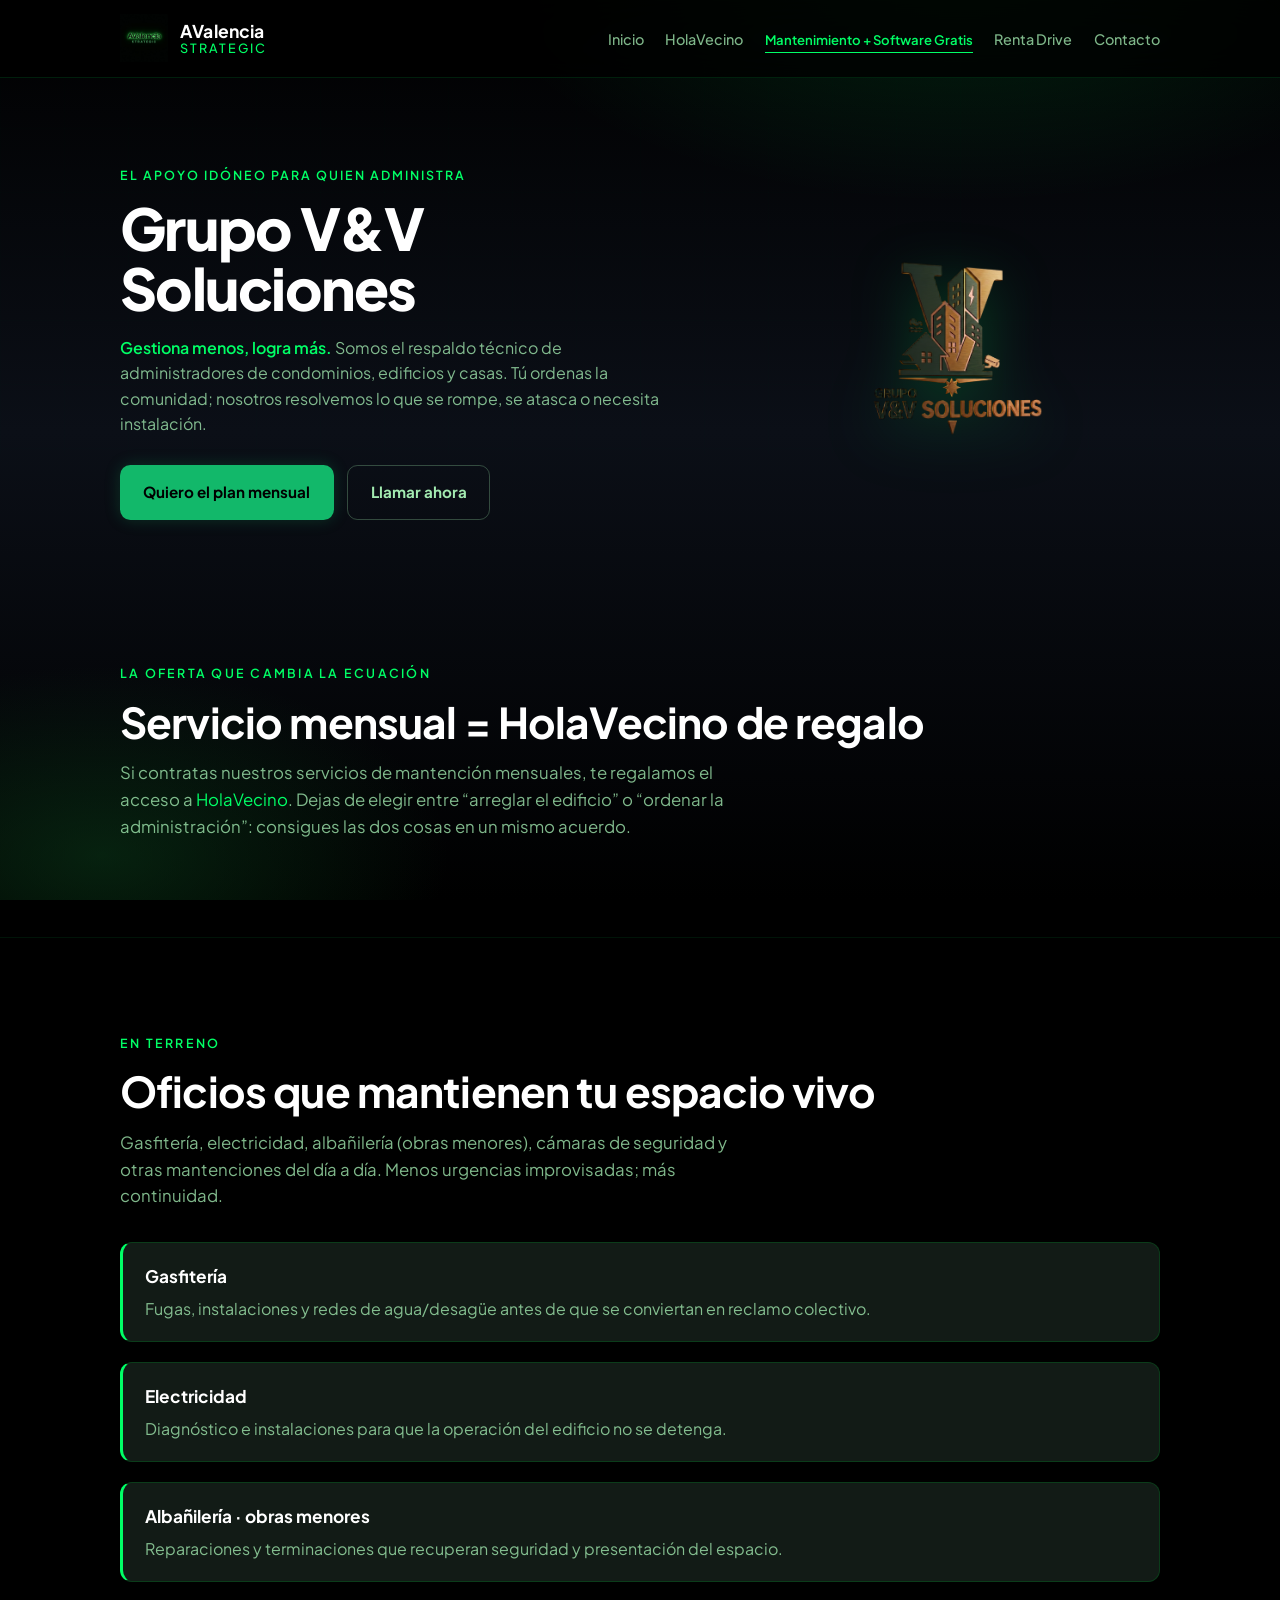
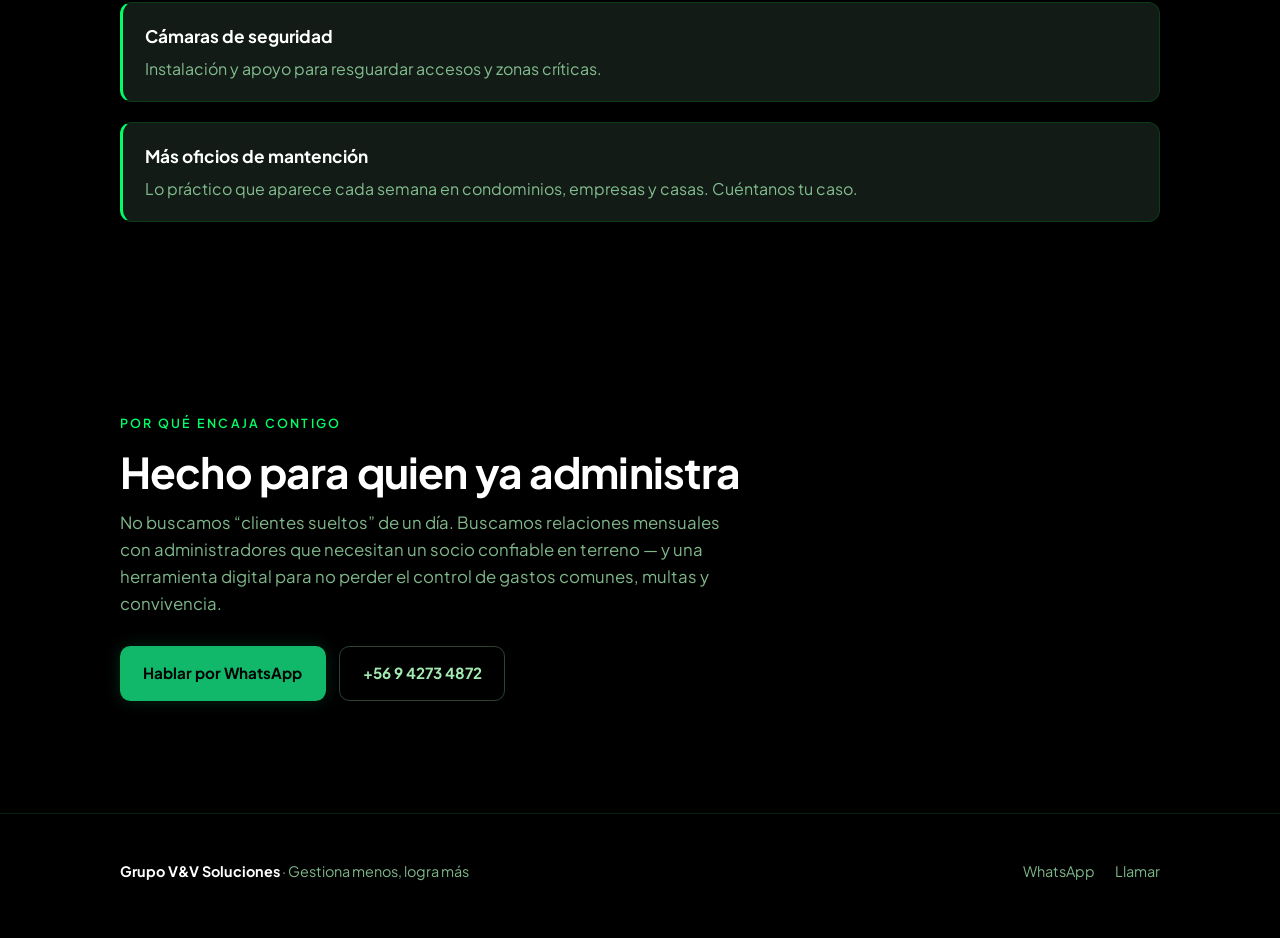
<file: grupovyv.html>
<!DOCTYPE html>
<html lang="es">
  <head>
    <meta charset="UTF-8" />
    <meta name="viewport" content="width=device-width, initial-scale=1" />
    <title>Grupo V&amp;V Soluciones — Mantención + HolaVecino de regalo</title>
    <meta
      name="description"
      content="Grupo V&V Soluciones: mantención mensual para condominios, edificios y casas. Contrata el servicio y recibe acceso a HolaVecino sin costo."
    />
    <link rel="preconnect" href="https://fonts.googleapis.com" />
    <link rel="preconnect" href="https://fonts.gstatic.com" crossorigin />
    <link
      href="https://fonts.googleapis.com/css2?family=Plus+Jakarta+Sans:wght@400;500;600;700;800&display=swap"
      rel="stylesheet"
    />
    <link rel="stylesheet" href="assets/css/styles.css" />
    <link rel="icon" href="assets/images/logo-grupovyv.png" />
  </head>
  <body>
    <div class="bg-grid" aria-hidden="true"></div>

    <header class="site-header">
      <nav class="nav" aria-label="Principal">
        <a class="brand" href="index.html">
          <img
            src="assets/images/logo-avalencia-strategic.jpeg"
            alt="Logo AValencia Strategic"
            width="48"
            height="48"
          />
          <div class="brand-name">
            AValencia
            <span>Strategic</span>
          </div>
        </a>
        <button
          class="nav-toggle"
          type="button"
          aria-expanded="false"
          aria-controls="nav-menu"
          aria-label="Abrir menú"
        >
          <span></span><span></span><span></span>
        </button>
        <ul class="nav-links" id="nav-menu">
          <li><a href="index.html">Inicio</a></li>
          <li><a href="holavecino.html">HolaVecino</a></li>
          <li>
            <a
              class="nav-offer"
              href="grupovyv.html"
              aria-current="page"
              >Mantenimiento + Software Gratis</a
            >
          </li>
          <li><a href="rentadrive.html">Renta Drive</a></li>
          <li><a href="contacto.html">Contacto</a></li>
        </ul>
      </nav>
    </header>

    <main>
      <section class="product-hero">
        <div class="wrap product-hero-grid">
          <div>
            <p class="product-kicker reveal">
              El apoyo idóneo para quien administra
            </p>
            <h1 class="reveal">Grupo V&amp;V Soluciones</h1>
            <p class="lead reveal reveal-delay-1">
              <strong style="color: var(--neon); font-weight: 600"
                >Gestiona menos, logra más.</strong
              >
              Somos el respaldo técnico de administradores de condominios,
              edificios y casas. Tú ordenas la comunidad; nosotros resolvemos
              lo que se rompe, se atasca o necesita instalación.
            </p>
            <div class="cta-row reveal reveal-delay-2">
              <a
                class="btn btn-primary"
                href="https://wa.me/56942734872?text=Hola%2C%20quiero%20info%20del%20plan%20mensual%20con%20HolaVecino%20incluido"
                target="_blank"
                rel="noopener noreferrer"
                >Quiero el plan mensual</a
              >
              <a class="btn btn-ghost" href="tel:+56942734872">Llamar ahora</a>
            </div>
          </div>
          <div class="product-mark reveal reveal-delay-1">
            <img
              class="tool-logo"
              src="assets/images/logo-grupovyv.png"
              alt="Logo Grupo V&amp;V Soluciones"
              width="240"
              height="240"
            />
          </div>
        </div>
      </section>

      <section class="section">
        <div class="wrap">
          <p class="section-label reveal">La oferta que cambia la ecuación</p>
          <h2 class="reveal">Servicio mensual = HolaVecino de regalo</h2>
          <p class="lead reveal reveal-delay-1">
            Si contratas nuestros servicios de mantención mensuales, te
            regalamos el acceso a
            <a href="holavecino.html" style="color: var(--neon)">HolaVecino</a>.
            Dejas de elegir entre “arreglar el edificio” o “ordenar la
            administración”: consigues las dos cosas en un mismo acuerdo.
          </p>
        </div>
      </section>

      <section class="section products" id="servicios">
        <div class="wrap">
          <p class="section-label reveal">En terreno</p>
          <h2 class="reveal">Oficios que mantienen tu espacio vivo</h2>
          <p class="lead reveal reveal-delay-1">
            Gasfitería, electricidad, albañilería (obras menores), cámaras de
            seguridad y otras mantenciones del día a día. Menos urgencias
            improvisadas; más continuidad.
          </p>
          <ul class="feature-list">
            <li class="reveal">
              <strong>Gasfitería</strong>
              <span
                >Fugas, instalaciones y redes de agua/desagüe antes de que se
                conviertan en reclamo colectivo.</span
              >
            </li>
            <li class="reveal reveal-delay-1">
              <strong>Electricidad</strong>
              <span
                >Diagnóstico e instalaciones para que la operación del
                edificio no se detenga.</span
              >
            </li>
            <li class="reveal reveal-delay-2">
              <strong>Albañilería · obras menores</strong>
              <span
                >Reparaciones y terminaciones que recuperan seguridad y
                presentación del espacio.</span
              >
            </li>
            <li class="reveal">
              <strong>Cámaras de seguridad</strong>
              <span
                >Instalación y apoyo para resguardar accesos y zonas
                críticas.</span
              >
            </li>
            <li class="reveal reveal-delay-1">
              <strong>Más oficios de mantención</strong>
              <span
                >Lo práctico que aparece cada semana en condominios, empresas
                y casas. Cuéntanos tu caso.</span
              >
            </li>
          </ul>
        </div>
      </section>

      <section class="section">
        <div class="wrap">
          <p class="section-label reveal">Por qué encaja contigo</p>
          <h2 class="reveal">Hecho para quien ya administra</h2>
          <p class="lead reveal reveal-delay-1">
            No buscamos “clientes sueltos” de un día. Buscamos relaciones
            mensuales con administradores que necesitan un socio confiable en
            terreno — y una herramienta digital para no perder el control de
            gastos comunes, multas y convivencia.
          </p>
          <div class="cta-row reveal reveal-delay-2" style="margin-top: 1.75rem">
            <a
              class="btn btn-primary"
              href="https://wa.me/56942734872?text=Hola%2C%20administro%20un%20condominio%20y%20quiero%20el%20plan%20mensual%20con%20HolaVecino"
              target="_blank"
              rel="noopener noreferrer"
              >Hablar por WhatsApp</a
            >
            <a class="btn btn-ghost" href="tel:+56942734872"
              >+56 9 4273 4872</a
            >
          </div>
        </div>
      </section>
    </main>

    <footer class="site-footer">
      <div class="footer-inner">
        <p>
          <strong>Grupo V&amp;V Soluciones</strong> · Gestiona menos, logra más
        </p>
        <ul class="footer-links">
          <li>
            <a
              href="https://wa.me/56942734872"
              target="_blank"
              rel="noopener noreferrer"
              >WhatsApp</a
            >
          </li>
          <li><a href="tel:+56942734872">Llamar</a></li>
        </ul>
      </div>
    </footer>

    <script src="assets/js/main.js"></script>
  </body>
</html>
</file>
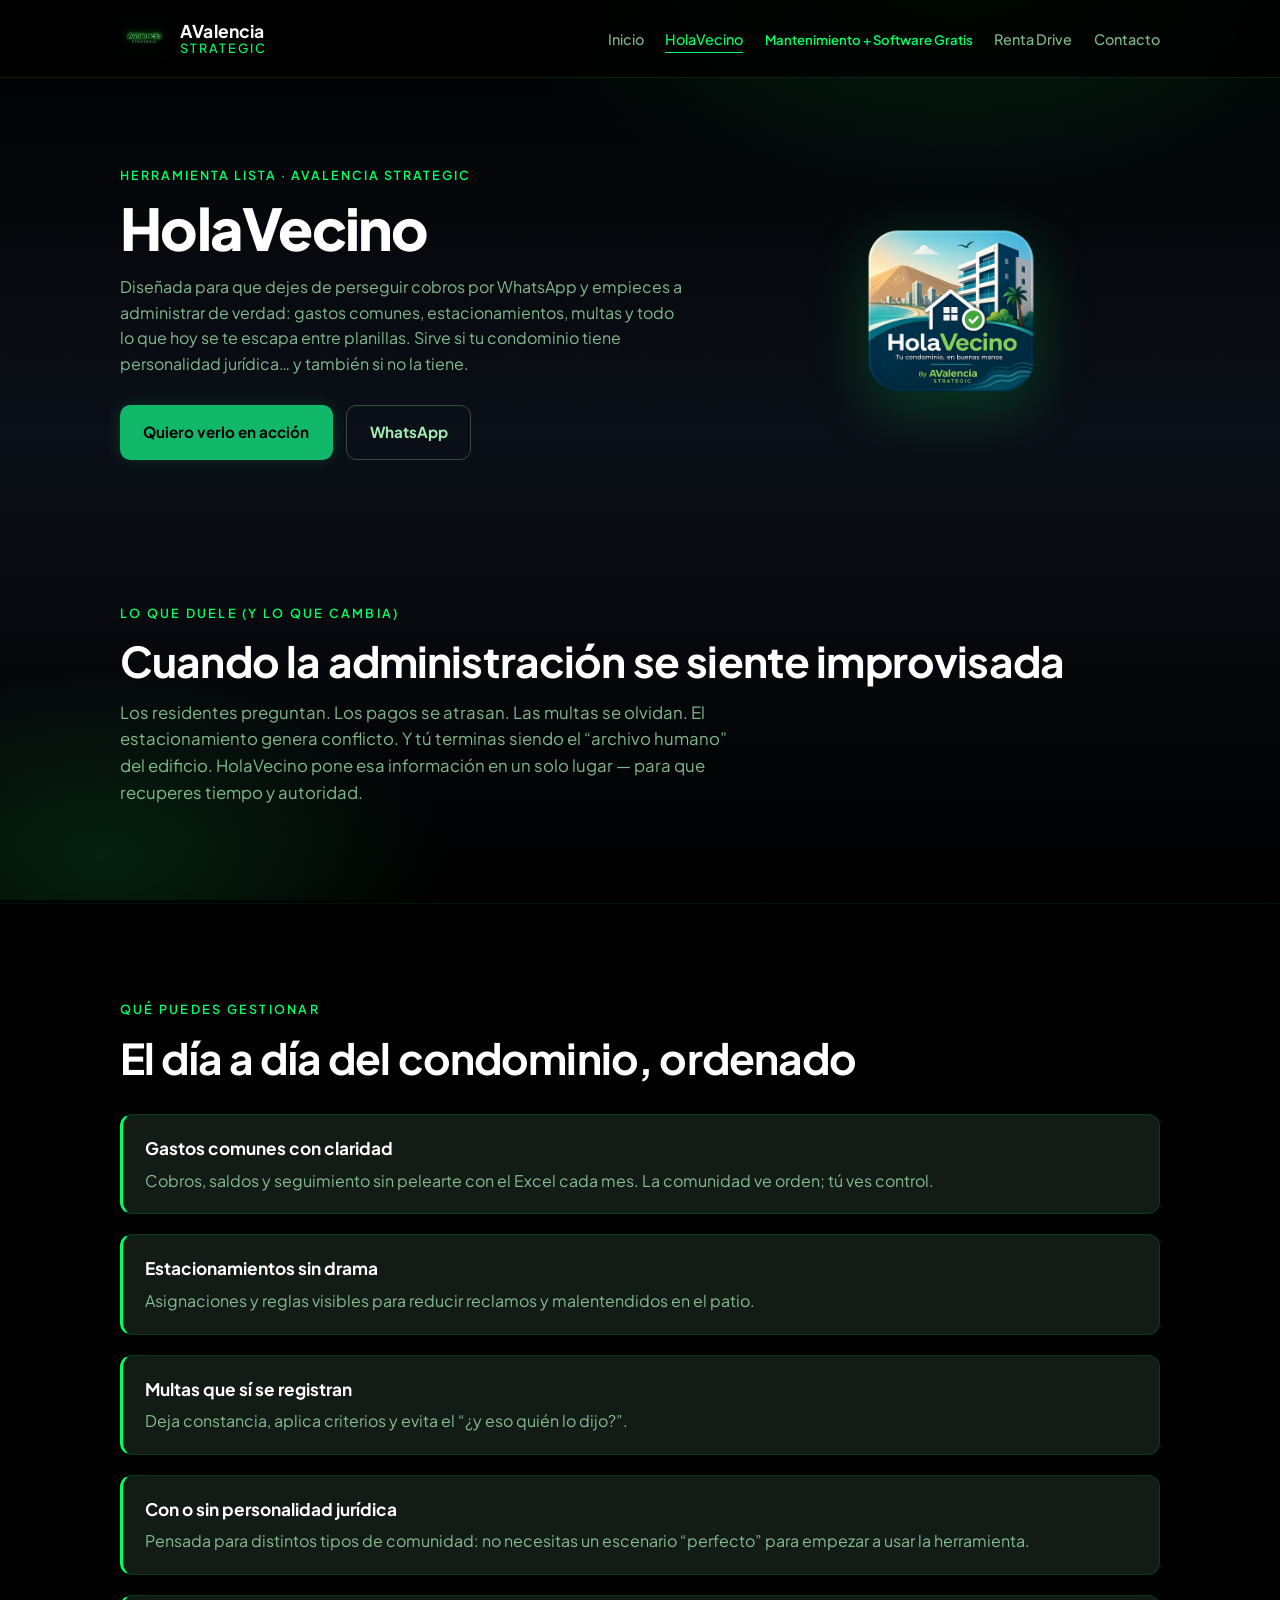
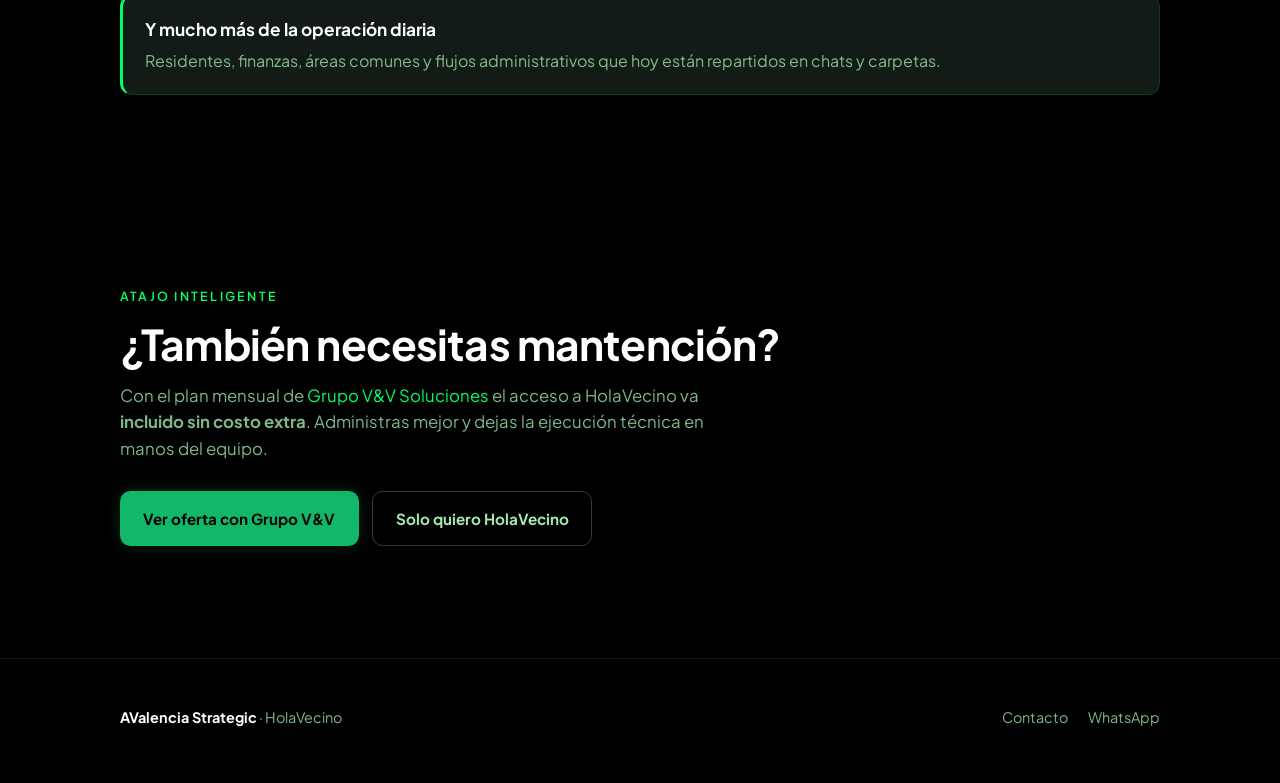
<file: holavecino.html>
<!DOCTYPE html>
<html lang="es">
  <head>
    <meta charset="UTF-8" />
    <meta name="viewport" content="width=device-width, initial-scale=1" />
    <title>HolaVecino — Gastos comunes, multas y más sin caos</title>
    <meta
      name="description"
      content="HolaVecino gestiona gastos comunes, estacionamientos, multas y la administración de condominios con o sin personalidad jurídica."
    />
    <link rel="preconnect" href="https://fonts.googleapis.com" />
    <link rel="preconnect" href="https://fonts.gstatic.com" crossorigin />
    <link
      href="https://fonts.googleapis.com/css2?family=Plus+Jakarta+Sans:wght@400;500;600;700;800&display=swap"
      rel="stylesheet"
    />
    <link rel="stylesheet" href="assets/css/styles.css" />
    <link rel="icon" href="assets/images/logo-avalencia-strategic.jpeg" />
  </head>
  <body>
    <div class="bg-grid" aria-hidden="true"></div>

    <header class="site-header">
      <nav class="nav" aria-label="Principal">
        <a class="brand" href="index.html">
          <img
            src="assets/images/logo-avalencia-strategic.jpeg"
            alt="Logo AValencia Strategic"
            width="48"
            height="48"
          />
          <div class="brand-name">
            AValencia
            <span>Strategic</span>
          </div>
        </a>
        <button
          class="nav-toggle"
          type="button"
          aria-expanded="false"
          aria-controls="nav-menu"
          aria-label="Abrir menú"
        >
          <span></span><span></span><span></span>
        </button>
        <ul class="nav-links" id="nav-menu">
          <li><a href="index.html">Inicio</a></li>
          <li><a href="holavecino.html" aria-current="page">HolaVecino</a></li>
          <li><a href="grupovyv.html" class="nav-offer">Mantenimiento + Software Gratis</a></li>
          <li><a href="rentadrive.html">Renta Drive</a></li>
          <li><a href="contacto.html">Contacto</a></li>
        </ul>
      </nav>
    </header>

    <main>
      <section class="product-hero">
        <div class="wrap product-hero-grid">
          <div>
            <p class="product-kicker reveal">
              Herramienta lista · AValencia Strategic
            </p>
            <h1 class="reveal">HolaVecino</h1>
            <p class="lead reveal reveal-delay-1">
              Diseñada para que dejes de perseguir cobros por WhatsApp y
              empieces a administrar de verdad: gastos comunes,
              estacionamientos, multas y todo lo que hoy se te escapa entre
              planillas. Sirve si tu condominio tiene personalidad jurídica…
              y también si no la tiene.
            </p>
            <div class="cta-row reveal reveal-delay-2">
              <a class="btn btn-primary" href="contacto.html?app=HolaVecino"
                >Quiero verlo en acción</a
              >
              <a
                class="btn btn-ghost"
                href="https://wa.me/56942734872?text=Hola%2C%20quiero%20conocer%20HolaVecino%20para%20mi%20condominio"
                target="_blank"
                rel="noopener noreferrer"
                >WhatsApp</a
              >
            </div>
          </div>
          <div class="product-mark reveal reveal-delay-1">
            <img
              class="tool-logo"
              src="assets/images/logo-holavecino.png"
              alt="Logo HolaVecino"
              width="240"
              height="240"
            />
          </div>
        </div>
      </section>

      <section class="section">
        <div class="wrap">
          <p class="section-label reveal">Lo que duele (y lo que cambia)</p>
          <h2 class="reveal">Cuando la administración se siente improvisada</h2>
          <p class="lead reveal reveal-delay-1">
            Los residentes preguntan. Los pagos se atrasan. Las multas se
            olvidan. El estacionamiento genera conflicto. Y tú terminas siendo
            el “archivo humano” del edificio. HolaVecino pone esa información
            en un solo lugar — para que recuperes tiempo y autoridad.
          </p>
        </div>
      </section>

      <section class="section products">
        <div class="wrap">
          <p class="section-label reveal">Qué puedes gestionar</p>
          <h2 class="reveal">El día a día del condominio, ordenado</h2>
          <ul class="feature-list">
            <li class="reveal">
              <strong>Gastos comunes con claridad</strong>
              <span
                >Cobros, saldos y seguimiento sin pelearte con el Excel cada
                mes. La comunidad ve orden; tú ves control.</span
              >
            </li>
            <li class="reveal reveal-delay-1">
              <strong>Estacionamientos sin drama</strong>
              <span
                >Asignaciones y reglas visibles para reducir reclamos y
                malentendidos en el patio.</span
              >
            </li>
            <li class="reveal reveal-delay-2">
              <strong>Multas que sí se registran</strong>
              <span
                >Deja constancia, aplica criterios y evita el “¿y eso quién lo
                dijo?”.</span
              >
            </li>
            <li class="reveal">
              <strong>Con o sin personalidad jurídica</strong>
              <span
                >Pensada para distintos tipos de comunidad: no necesitas un
                escenario “perfecto” para empezar a usar la herramienta.</span
              >
            </li>
            <li class="reveal reveal-delay-1">
              <strong>Y mucho más de la operación diaria</strong>
              <span
                >Residentes, finanzas, áreas comunes y flujos administrativos
                que hoy están repartidos en chats y carpetas.</span
              >
            </li>
          </ul>
        </div>
      </section>

      <section class="section">
        <div class="wrap">
          <p class="section-label reveal">Atajo inteligente</p>
          <h2 class="reveal">¿También necesitas mantención?</h2>
          <p class="lead reveal reveal-delay-1">
            Con el plan mensual de
            <a href="grupovyv.html" style="color: var(--neon)">Grupo V&amp;V Soluciones</a>
            el acceso a HolaVecino va
            <strong style="color: var(--ink)">incluido sin costo extra</strong>.
            Administras mejor y dejas la ejecución técnica en manos del
            equipo.
          </p>
          <div class="cta-row reveal reveal-delay-2" style="margin-top: 1.75rem">
            <a class="btn btn-primary" href="grupovyv.html"
              >Ver oferta con Grupo V&amp;V</a
            >
            <a class="btn btn-ghost" href="contacto.html?app=HolaVecino"
              >Solo quiero HolaVecino</a
            >
          </div>
        </div>
      </section>
    </main>

    <footer class="site-footer">
      <div class="footer-inner">
        <p><strong>AValencia Strategic</strong> · HolaVecino</p>
        <ul class="footer-links">
          <li><a href="contacto.html">Contacto</a></li>
          <li>
            <a
              href="https://wa.me/56942734872"
              target="_blank"
              rel="noopener noreferrer"
              >WhatsApp</a
            >
          </li>
        </ul>
      </div>
    </footer>

    <script src="assets/js/main.js"></script>
  </body>
</html>
</file>
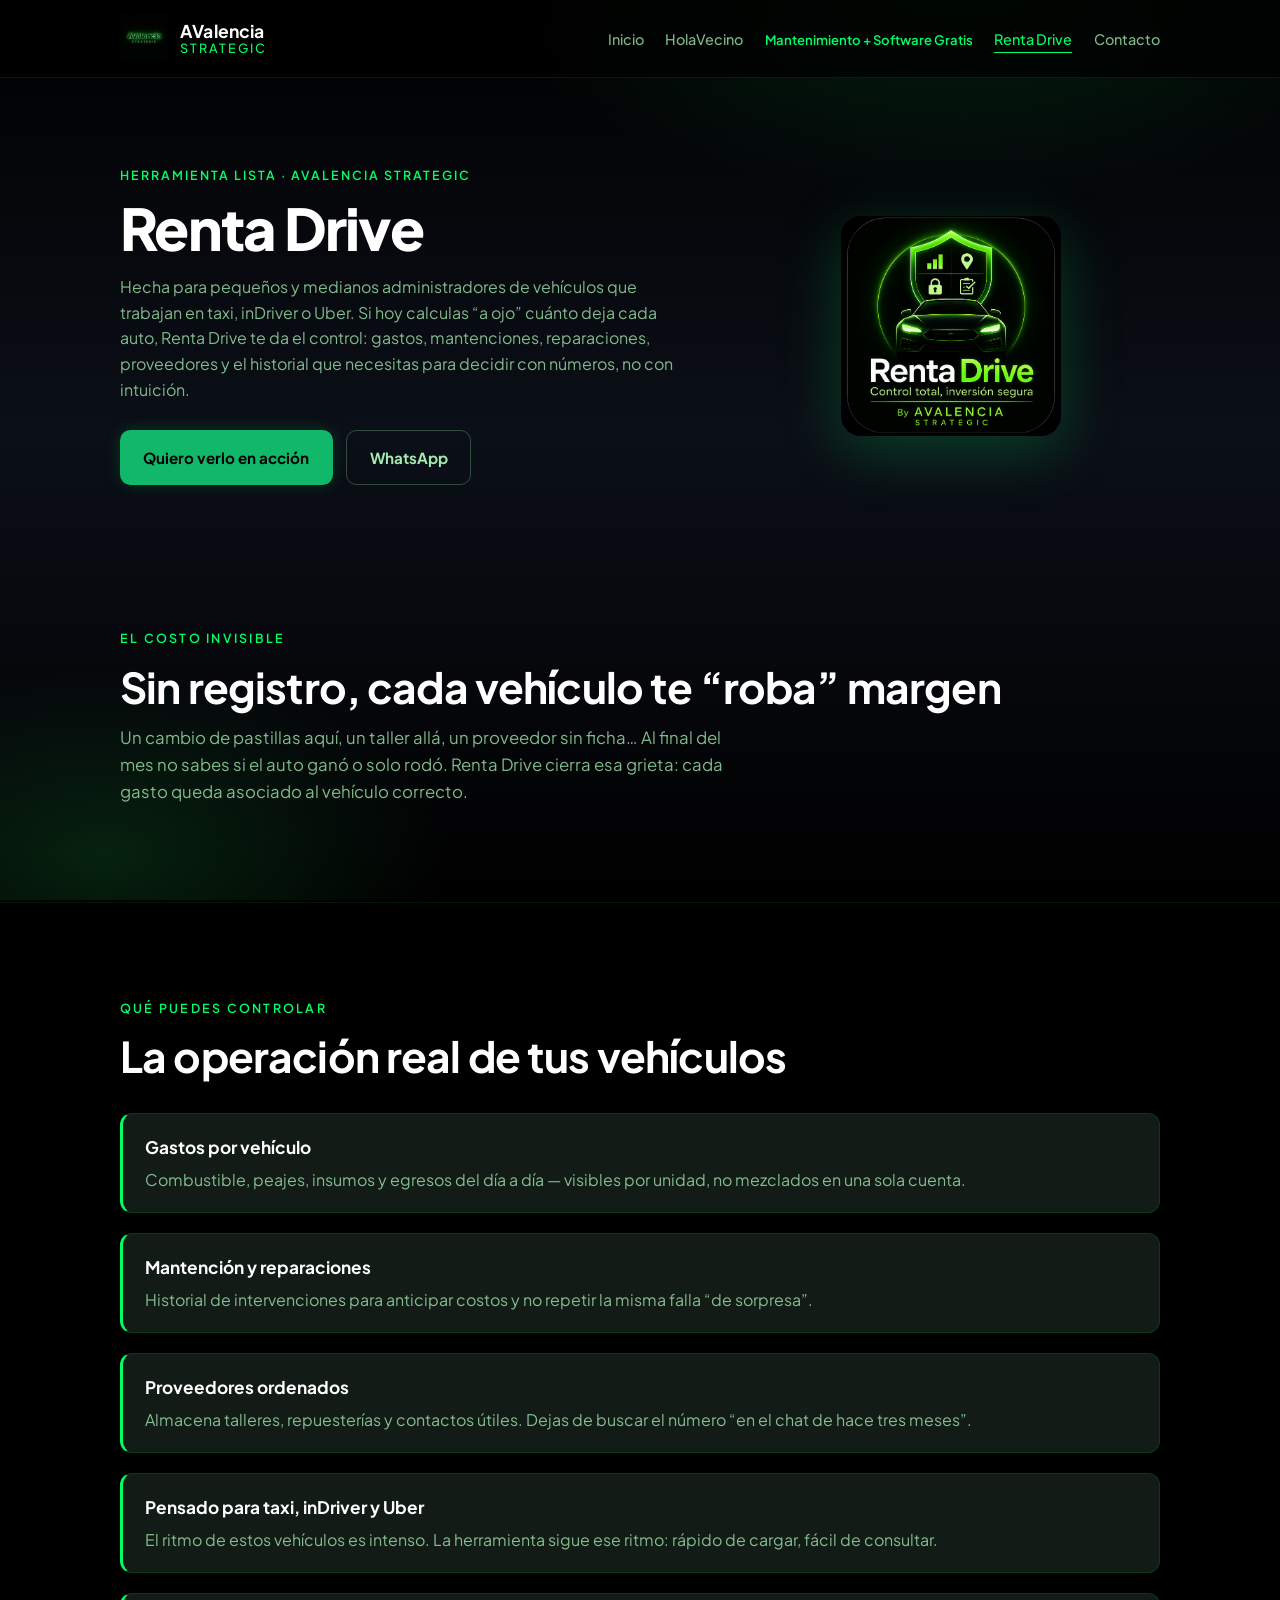
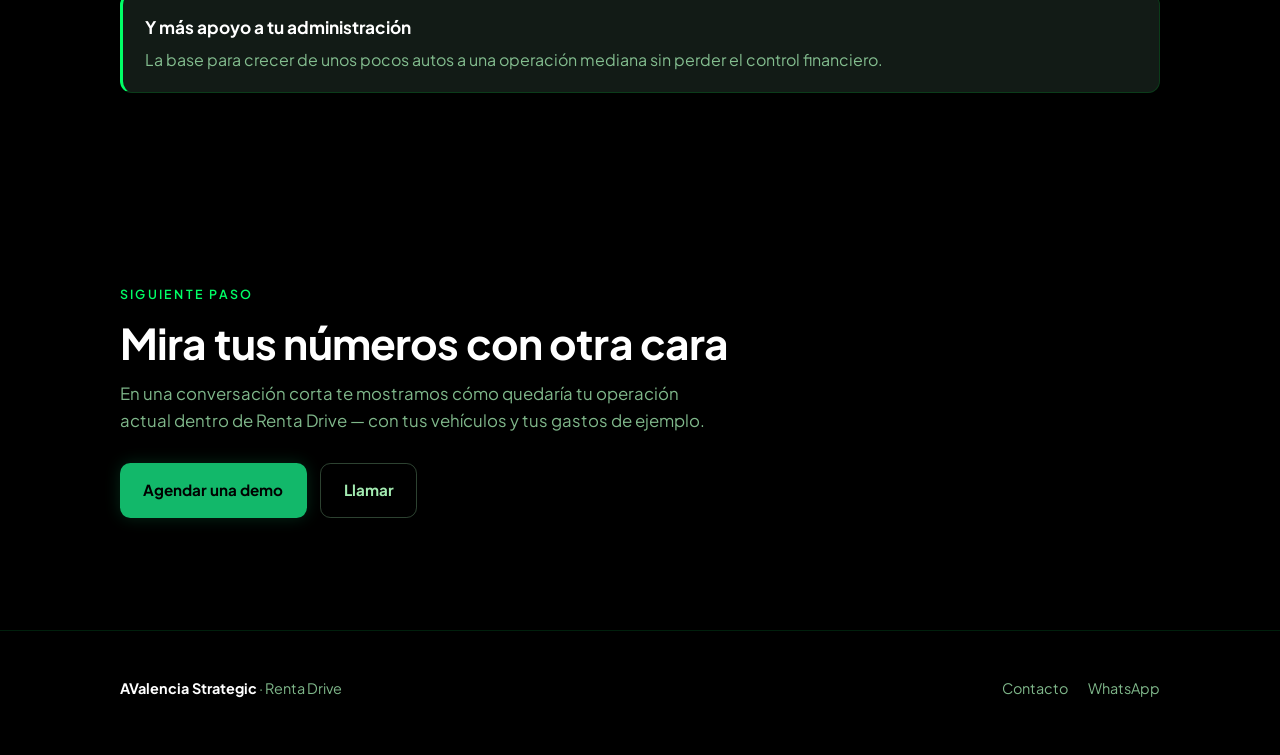
<file: rentadrive.html>
<!DOCTYPE html>
<html lang="es">
  <head>
    <meta charset="UTF-8" />
    <meta name="viewport" content="width=device-width, initial-scale=1" />
    <title>Renta Drive — Control para vehículos de taxi, inDriver y Uber</title>
    <meta
      name="description"
      content="Renta Drive ayuda a pequeños y medianos administradores de vehículos de trabajo (taxi, inDriver, Uber) a controlar gastos, mantenciones, reparaciones y proveedores."
    />
    <link rel="preconnect" href="https://fonts.googleapis.com" />
    <link rel="preconnect" href="https://fonts.gstatic.com" crossorigin />
    <link
      href="https://fonts.googleapis.com/css2?family=Plus+Jakarta+Sans:wght@400;500;600;700;800&display=swap"
      rel="stylesheet"
    />
    <link rel="stylesheet" href="assets/css/styles.css" />
    <link rel="icon" href="assets/images/logo-avalencia-strategic.jpeg" />
  </head>
  <body>
    <div class="bg-grid" aria-hidden="true"></div>

    <header class="site-header">
      <nav class="nav" aria-label="Principal">
        <a class="brand" href="index.html">
          <img
            src="assets/images/logo-avalencia-strategic.jpeg"
            alt="Logo AValencia Strategic"
            width="48"
            height="48"
          />
          <div class="brand-name">
            AValencia
            <span>Strategic</span>
          </div>
        </a>
        <button
          class="nav-toggle"
          type="button"
          aria-expanded="false"
          aria-controls="nav-menu"
          aria-label="Abrir menú"
        >
          <span></span><span></span><span></span>
        </button>
        <ul class="nav-links" id="nav-menu">
          <li><a href="index.html">Inicio</a></li>
          <li><a href="holavecino.html">HolaVecino</a></li>
          <li><a href="grupovyv.html" class="nav-offer">Mantenimiento + Software Gratis</a></li>
          <li>
            <a href="rentadrive.html" aria-current="page">Renta Drive</a>
          </li>
          <li><a href="contacto.html">Contacto</a></li>
        </ul>
      </nav>
    </header>

    <main>
      <section class="product-hero">
        <div class="wrap product-hero-grid">
          <div>
            <p class="product-kicker reveal">
              Herramienta lista · AValencia Strategic
            </p>
            <h1 class="reveal">Renta Drive</h1>
            <p class="lead reveal reveal-delay-1">
              Hecha para pequeños y medianos administradores de vehículos que
              trabajan en taxi, inDriver o Uber. Si hoy calculas “a ojo” cuánto
              deja cada auto, Renta Drive te da el control: gastos,
              mantenciones, reparaciones, proveedores y el historial que
              necesitas para decidir con números, no con intuición.
            </p>
            <div class="cta-row reveal reveal-delay-2">
              <a class="btn btn-primary" href="contacto.html?app=Renta%20Drive"
                >Quiero verlo en acción</a
              >
              <a
                class="btn btn-ghost"
                href="https://wa.me/56942734872?text=Hola%2C%20administro%20veh%C3%ADculos%20de%20trabajo%20y%20quiero%20conocer%20Renta%20Drive"
                target="_blank"
                rel="noopener noreferrer"
                >WhatsApp</a
              >
            </div>
          </div>
          <div class="product-mark reveal reveal-delay-1">
            <img
              class="tool-logo"
              src="assets/images/logo-rentadrive.png"
              alt="Logo Renta Drive"
              width="240"
              height="240"
            />
          </div>
        </div>
      </section>

      <section class="section">
        <div class="wrap">
          <p class="section-label reveal">El costo invisible</p>
          <h2 class="reveal">Sin registro, cada vehículo te “roba” margen</h2>
          <p class="lead reveal reveal-delay-1">
            Un cambio de pastillas aquí, un taller allá, un proveedor sin
            ficha… Al final del mes no sabes si el auto ganó o solo rodó.
            Renta Drive cierra esa grieta: cada gasto queda asociado al
            vehículo correcto.
          </p>
        </div>
      </section>

      <section class="section products">
        <div class="wrap">
          <p class="section-label reveal">Qué puedes controlar</p>
          <h2 class="reveal">La operación real de tus vehículos</h2>
          <ul class="feature-list">
            <li class="reveal">
              <strong>Gastos por vehículo</strong>
              <span
                >Combustible, peajes, insumos y egresos del día a día —
                visibles por unidad, no mezclados en una sola cuenta.</span
              >
            </li>
            <li class="reveal reveal-delay-1">
              <strong>Mantención y reparaciones</strong>
              <span
                >Historial de intervenciones para anticipar costos y no
                repetir la misma falla “de sorpresa”.</span
              >
            </li>
            <li class="reveal reveal-delay-2">
              <strong>Proveedores ordenados</strong>
              <span
                >Almacena talleres, repuesterías y contactos útiles. Dejas de
                buscar el número “en el chat de hace tres meses”.</span
              >
            </li>
            <li class="reveal">
              <strong>Pensado para taxi, inDriver y Uber</strong>
              <span
                >El ritmo de estos vehículos es intenso. La herramienta sigue
                ese ritmo: rápido de cargar, fácil de consultar.</span
              >
            </li>
            <li class="reveal reveal-delay-1">
              <strong>Y más apoyo a tu administración</strong>
              <span
                >La base para crecer de unos pocos autos a una operación
                mediana sin perder el control financiero.</span
              >
            </li>
          </ul>
        </div>
      </section>

      <section class="section">
        <div class="wrap">
          <p class="section-label reveal">Siguiente paso</p>
          <h2 class="reveal">Mira tus números con otra cara</h2>
          <p class="lead reveal reveal-delay-1">
            En una conversación corta te mostramos cómo quedaría tu operación
            actual dentro de Renta Drive — con tus vehículos y tus gastos de
            ejemplo.
          </p>
          <div class="cta-row reveal reveal-delay-2" style="margin-top: 1.75rem">
            <a class="btn btn-primary" href="contacto.html?app=Renta%20Drive"
              >Agendar una demo</a
            >
            <a class="btn btn-ghost" href="tel:+56942734872">Llamar</a>
          </div>
        </div>
      </section>
    </main>

    <footer class="site-footer">
      <div class="footer-inner">
        <p><strong>AValencia Strategic</strong> · Renta Drive</p>
        <ul class="footer-links">
          <li><a href="contacto.html">Contacto</a></li>
          <li>
            <a
              href="https://wa.me/56942734872"
              target="_blank"
              rel="noopener noreferrer"
              >WhatsApp</a
            >
          </li>
        </ul>
      </div>
    </footer>

    <script src="assets/js/main.js"></script>
  </body>
</html>
</file>
<file: assets/css/styles.css>
/* AValencia Strategic — Dark Mode Tech */
:root {
  --bg: #000000;
  --bg-deep: #0b0f17;
  --neon: #00ff66;
  --neon-rgb: 0, 255, 102;
  --emerald: #0b3c1a;
  --card: #121b16;
  --card-alt: #1e293b;
  --title: #ffffff;
  --text: #a3ebb1;
  --muted: rgba(163, 235, 177, 0.78);
  --line: rgba(11, 60, 26, 0.9);
  --font: "Plus Jakarta Sans", system-ui, sans-serif;
  --max: 1120px;
  --pad: clamp(1.25rem, 4vw, 2.5rem);
  --radius: 16px;
  --ease: all 0.3s ease;
}

*,
*::before,
*::after {
  box-sizing: border-box;
}

html {
  scroll-behavior: smooth;
}

body {
  margin: 0;
  min-height: 100vh;
  font-family: var(--font);
  font-weight: 400;
  color: var(--text);
  background: var(--bg);
  line-height: 1.6;
  -webkit-font-smoothing: antialiased;
}

img {
  max-width: 100%;
  height: auto;
  display: block;
}

a {
  color: inherit;
  text-decoration: none;
}

/* Atmosphere */
.bg-grid {
  position: fixed;
  inset: 0;
  z-index: -2;
  background:
    radial-gradient(ellipse 70% 50% at 75% -5%, rgba(var(--neon-rgb), 0.14), transparent 55%),
    radial-gradient(ellipse 45% 35% at 8% 95%, rgba(11, 60, 26, 0.55), transparent 60%),
    linear-gradient(180deg, var(--bg) 0%, var(--bg-deep) 48%, var(--bg) 100%);
}

.bg-grid::after {
  content: "";
  position: absolute;
  inset: 0;
  opacity: 0.28;
  background-image:
    linear-gradient(rgba(var(--neon-rgb), 0.045) 1px, transparent 1px),
    linear-gradient(90deg, rgba(var(--neon-rgb), 0.045) 1px, transparent 1px);
  background-size: 64px 64px;
  mask-image: linear-gradient(180deg, rgba(0, 0, 0, 0.75), transparent 88%);
  pointer-events: none;
}

/* Header */
.site-header {
  position: sticky;
  top: 0;
  z-index: 40;
  backdrop-filter: blur(16px);
  background: rgba(0, 0, 0, 0.78);
  border-bottom: 1px solid rgba(var(--neon-rgb), 0.12);
}

.nav {
  max-width: var(--max);
  margin: 0 auto;
  padding: 0.9rem var(--pad);
  display: flex;
  align-items: center;
  justify-content: space-between;
  gap: 1rem;
}

.brand {
  display: flex;
  align-items: center;
  gap: 0.75rem;
  min-width: 0;
}

.brand img {
  width: clamp(2.4rem, 6vw, 3rem);
  height: clamp(2.4rem, 6vw, 3rem);
  object-fit: contain;
}

.brand-name {
  font-weight: 700;
  font-size: clamp(0.95rem, 2.2vw, 1.1rem);
  letter-spacing: 0.01em;
  line-height: 1.15;
  color: var(--title);
}

.brand-name span {
  display: block;
  font-weight: 500;
  font-size: 0.72em;
  color: var(--neon);
  letter-spacing: 0.16em;
  text-transform: uppercase;
}

.nav-links {
  display: flex;
  align-items: center;
  gap: clamp(0.65rem, 1.8vw, 1.35rem);
  list-style: none;
  margin: 0;
  padding: 0;
}

.nav-links a {
  font-size: 0.9rem;
  font-weight: 500;
  color: var(--muted);
  position: relative;
  transition: color 0.25s ease;
}

.nav-links a:hover,
.nav-links a[aria-current="page"] {
  color: var(--neon);
}

.nav-links a::after {
  content: "";
  position: absolute;
  left: 0;
  bottom: -0.35rem;
  width: 100%;
  height: 1px;
  background: var(--neon);
  transform: scaleX(0);
  transform-origin: left;
  transition: transform 0.3s ease;
}

.nav-links a:hover::after,
.nav-links a[aria-current="page"]::after {
  transform: scaleX(1);
}

.nav-links .nav-offer {
  color: var(--neon);
  font-weight: 600;
  font-size: 0.82rem;
  white-space: nowrap;
}

.nav-toggle {
  display: none;
  width: 2.5rem;
  height: 2.5rem;
  border: 1px solid rgba(var(--neon-rgb), 0.35);
  background: transparent;
  color: var(--neon);
  border-radius: 0.5rem;
  cursor: pointer;
}

.nav-toggle span {
  display: block;
  width: 1.1rem;
  height: 2px;
  margin: 0.28rem auto;
  background: currentColor;
}

@media (max-width: 920px) {
  .nav-toggle {
    display: inline-flex;
    flex-direction: column;
    align-items: center;
    justify-content: center;
  }

  .nav-links {
    position: absolute;
    top: 100%;
    left: 0;
    right: 0;
    flex-direction: column;
    align-items: stretch;
    padding: 1rem var(--pad) 1.25rem;
    background: rgba(11, 15, 23, 0.98);
    border-bottom: 1px solid rgba(var(--neon-rgb), 0.15);
    display: none;
    gap: 0.85rem;
  }

  .nav-links.is-open {
    display: flex;
  }

  .nav-links a::after {
    display: none;
  }

  .nav-links .nav-offer {
    white-space: normal;
  }
}

/* Layout */
.wrap {
  max-width: var(--max);
  margin: 0 auto;
  padding: 0 var(--pad);
}

.section {
  padding: clamp(3.5rem, 8vw, 6rem) 0;
}

.section-label {
  font-size: 0.78rem;
  font-weight: 600;
  letter-spacing: 0.18em;
  text-transform: uppercase;
  color: var(--neon);
  margin: 0 0 0.85rem;
}

.section h2 {
  font-weight: 700;
  font-size: clamp(1.85rem, 4vw, 2.65rem);
  line-height: 1.15;
  margin: 0 0 0.85rem;
  letter-spacing: -0.02em;
  color: var(--title);
}

.section .lead {
  max-width: 38rem;
  color: var(--muted);
  margin: 0;
  font-size: 1.05rem;
}

/* Hero */
.hero {
  min-height: calc(100vh - 4.5rem);
  display: grid;
  align-items: stretch;
  position: relative;
  overflow: hidden;
}

.hero-inner {
  max-width: var(--max);
  margin: 0 auto;
  padding: clamp(2rem, 6vw, 4rem) var(--pad);
  display: grid;
  grid-template-columns: 1.05fr 0.95fr;
  gap: clamp(2rem, 5vw, 4rem);
  align-items: center;
  width: 100%;
}

.hero-brand {
  font-weight: 800;
  font-size: clamp(2.5rem, 7vw, 4.5rem);
  line-height: 0.95;
  letter-spacing: -0.03em;
  margin: 0 0 1.25rem;
  color: var(--title);
}

.hero-brand em {
  font-style: normal;
  display: block;
  color: var(--neon);
  text-shadow: 0 0 32px rgba(var(--neon-rgb), 0.35);
}

.hero-text {
  font-size: clamp(1.05rem, 2vw, 1.2rem);
  color: var(--muted);
  max-width: 30rem;
  margin: 0 0 1.75rem;
}

.cta-row {
  display: flex;
  flex-wrap: wrap;
  gap: 0.85rem;
}

.btn {
  display: inline-flex;
  align-items: center;
  justify-content: center;
  gap: 0.45rem;
  padding: 0.9rem 1.4rem;
  font-family: var(--font);
  font-weight: 700;
  font-size: 0.95rem;
  border-radius: 0.65rem;
  border: 1px solid transparent;
  cursor: pointer;
  transition: var(--ease);
}

.btn:hover {
  transform: translateY(-2px);
}

.btn-primary {
  background: #12b86a;
  color: #000000;
  box-shadow: 0 0 16px rgba(18, 184, 106, 0.22);
}

.btn-primary:hover {
  background: #1ad07a;
  color: #000000;
  box-shadow: 0 0 20px rgba(18, 184, 106, 0.28);
}

.btn-outline {
  background: transparent;
  border-color: rgba(0, 255, 102, 0.45);
  color: var(--text);
}

.btn-outline:hover {
  background: rgba(var(--neon-rgb), 0.06);
  border-color: rgba(0, 255, 102, 0.65);
  color: var(--title);
  box-shadow: 0 0 14px rgba(var(--neon-rgb), 0.12);
}

.btn-ghost {
  background: transparent;
  border-color: rgba(163, 235, 177, 0.28);
  color: var(--text);
}

.btn-ghost:hover {
  border-color: rgba(163, 235, 177, 0.55);
  color: var(--title);
}

.hero-visual {
  position: relative;
  min-height: clamp(380px, 58vh, 560px);
  height: 100%;
  display: flex;
  align-items: stretch;
  justify-content: stretch;
  align-self: stretch;
}

/* Matrix — cortina densa sin huecos (bucle -50%) */
.matrix-container {
  --matrix-speed: 1;
  --depth-far: 0.1;
  --depth-mid: 0.25;
  --depth-near: 0.4;
  position: relative;
  width: 100%;
  height: 100%;
  min-height: clamp(380px, 58vh, 560px);
  display: flex;
  justify-content: space-between;
  align-items: stretch;
  gap: clamp(0.15rem, 0.8vw, 0.45rem);
  margin: 0;
  padding: 0;
  overflow: hidden;
  background: transparent;
  border: none;
  cursor: default;
}

.matrix-container:hover {
  --matrix-speed: 1.65;
  --depth-far: 0.2;
  --depth-mid: 0.38;
  --depth-near: 0.55;
}

.matrix-column {
  position: relative;
  flex: 1 1 0;
  min-width: 0;
  height: 100%;
  overflow: hidden;
  font-family: "JetBrains Mono", "Fira Code", "Courier New", Courier, monospace;
  font-size: clamp(11px, 1.05vw, 13px);
  font-weight: 400;
  line-height: 1.05;
  letter-spacing: 0.01em;
  color: rgba(0, 255, 102, 0.9);
  user-select: none;
  pointer-events: none;
}

.matrix-column--far {
  opacity: var(--depth-far);
}

.matrix-column--mid {
  opacity: var(--depth-mid);
}

.matrix-column--near {
  opacity: var(--depth-near);
}

.matrix-stream {
  display: flex;
  flex-direction: column;
  gap: 0;
  margin: 0;
  padding: 0;
  will-change: transform;
  backface-visibility: hidden;
  transform: translate3d(0, 0, 0);
  animation-name: matrix-fall;
  animation-timing-function: linear;
  animation-iteration-count: infinite;
  animation-duration: calc(10s * var(--matrix-speed));
}

.matrix-chunk {
  display: flex;
  flex-direction: column;
  gap: 0;
  margin: 0;
  padding: 0;
  flex-shrink: 0;
}

.matrix-column--1 .matrix-stream {
  animation-duration: calc(6s * var(--matrix-speed));
  animation-delay: -1.2s;
}

.matrix-column--2 .matrix-stream {
  animation-duration: calc(11s * var(--matrix-speed));
  animation-delay: -3.8s;
}

.matrix-column--3 .matrix-stream {
  animation-duration: calc(8s * var(--matrix-speed));
  animation-delay: -2.4s;
}

.matrix-column--4 .matrix-stream {
  animation-duration: calc(13s * var(--matrix-speed));
  animation-delay: -5.5s;
}

.matrix-column--5 .matrix-stream {
  animation-duration: calc(7s * var(--matrix-speed));
  animation-delay: -0.6s;
}

.matrix-column--6 .matrix-stream {
  animation-duration: calc(10s * var(--matrix-speed));
  animation-delay: -4.1s;
}

.matrix-column--7 .matrix-stream {
  animation-duration: calc(9s * var(--matrix-speed));
  animation-delay: -2.9s;
}

.matrix-column--8 .matrix-stream {
  animation-duration: calc(12s * var(--matrix-speed));
  animation-delay: -6.2s;
}

.matrix-glyph {
  display: block;
  margin: 0;
  padding: 0;
  white-space: nowrap;
  overflow: hidden;
  text-overflow: clip;
  color: inherit;
  line-height: 1.05;
}

.matrix-glyph--lead,
.matrix-chunk > .matrix-glyph:first-child {
  color: #ffffff;
  text-shadow:
    0 0 8px #00ff66,
    0 0 14px rgba(0, 255, 102, 0.65);
}

/* Bucle perfecto: 2 chunks idénticos → desplaza exactamente la mitad */
@keyframes matrix-fall {
  from {
    transform: translate3d(0, 0, 0);
  }
  to {
    transform: translate3d(0, -50%, 0);
  }
}

@media (max-width: 860px) {
  .hero-inner {
    grid-template-columns: 1fr;
    padding-top: 2rem;
    padding-bottom: 3rem;
  }

  .hero-visual {
    display: none;
  }
}

@media (min-width: 861px) and (max-width: 1100px) {
  .matrix-container {
    min-height: 360px;
  }

  .matrix-column--7,
  .matrix-column--8 {
    display: none;
  }
}

@media (prefers-reduced-motion: reduce) {
  .matrix-stream {
    animation: none;
    transform: translate3d(0, 0, 0);
  }

  .matrix-container {
    opacity: 0.45;
  }
}

/* Reveal */
.reveal {
  opacity: 0;
  transform: translateY(18px);
  transition:
    opacity 0.7s ease,
    transform 0.7s ease;
}

.reveal.is-visible {
  opacity: 1;
  transform: translateY(0);
}

.reveal-delay-1 {
  transition-delay: 0.12s;
}

.reveal-delay-2 {
  transition-delay: 0.24s;
}

/* Glowing product cards */
.tools-grid {
  display: grid;
  grid-template-columns: repeat(2, minmax(0, 1fr));
  gap: 1.5rem;
  margin-top: 2.5rem;
  list-style: none;
  padding: 0;
}

.glow-card {
  display: flex;
  flex-direction: column;
  gap: 1.25rem;
  background: var(--card);
  border: 1px solid var(--emerald);
  border-radius: var(--radius);
  padding: 2.5rem;
  color: inherit;
  height: 100%;
  transition: var(--ease);
  box-shadow: 0 8px 28px rgba(0, 0, 0, 0.35);
}

.glow-card:hover {
  transform: translateY(-6px);
  box-shadow: 0 0 20px rgba(var(--neon-rgb), 0.25);
  border-color: rgba(var(--neon-rgb), 0.55);
}

.glow-card-top {
  display: flex;
  align-items: center;
  gap: 1rem;
  background: transparent;
  border: none;
  padding: 0;
}

.glow-card-top img,
.glow-card-top .tool-logo {
  width: 4.5rem;
  height: 4.5rem;
  object-fit: contain;
  background: transparent;
  border: none;
  padding: 0;
  border-radius: 20px;
  filter: drop-shadow(0 10px 20px rgba(0, 255, 102, 0.15));
  transition: all 0.3s ease-in-out;
}

.glow-card:hover .glow-card-top img,
.glow-card:hover .glow-card-top .tool-logo {
  transform: translateY(-5px);
  filter: drop-shadow(0 14px 28px rgba(0, 255, 102, 0.32));
}

.glow-card h3 {
  margin: 0;
  font-size: 1.45rem;
  font-weight: 700;
  color: var(--title);
  letter-spacing: -0.02em;
}

.glow-card > p {
  margin: 0;
  color: var(--muted);
  font-size: 0.98rem;
}

.check-list {
  list-style: none;
  margin: 0;
  padding: 0;
  display: grid;
  gap: 0.75rem;
}

.check-list li {
  display: flex;
  align-items: flex-start;
  gap: 0.65rem;
  font-size: 0.95rem;
  color: var(--text);
  font-weight: 500;
}

.check-list li::before {
  content: "✓";
  color: var(--neon);
  font-weight: 700;
  flex-shrink: 0;
  line-height: 1.45;
}

.glow-card .card-cta {
  margin-top: auto;
  padding-top: 0.5rem;
  font-size: 0.9rem;
  font-weight: 700;
  color: var(--neon);
}

@media (max-width: 760px) {
  .tools-grid {
    grid-template-columns: 1fr;
  }

  .glow-card {
    padding: 1.75rem;
  }
}

/* Offer banner card */
.offer-card {
  margin-top: 2rem;
  display: grid;
  grid-template-columns: auto 1fr auto;
  gap: 1.35rem;
  align-items: center;
  background: var(--card);
  border: 1px solid var(--emerald);
  border-radius: var(--radius);
  padding: 2rem 2.25rem;
  transition: var(--ease);
}

.offer-card:hover {
  transform: translateY(-6px);
  box-shadow: 0 0 20px rgba(var(--neon-rgb), 0.25);
}

.offer-card img,
.offer-card .tool-logo {
  width: 4rem;
  height: 4rem;
  object-fit: contain;
  background: transparent;
  border: none;
  padding: 0;
  border-radius: 20px;
  filter: drop-shadow(0 10px 20px rgba(0, 255, 102, 0.15));
  transition: all 0.3s ease-in-out;
}

.offer-card:hover img,
.offer-card:hover .tool-logo {
  transform: translateY(-5px);
  filter: drop-shadow(0 14px 28px rgba(0, 255, 102, 0.32));
}

.offer-card h3 {
  margin: 0 0 0.35rem;
  color: var(--title);
  font-size: 1.25rem;
}

.offer-card p {
  margin: 0;
  color: var(--muted);
  font-size: 0.95rem;
}

.offer-card .offer-link {
  color: var(--neon);
  font-weight: 700;
  white-space: nowrap;
}

@media (max-width: 700px) {
  .offer-card {
    grid-template-columns: auto 1fr;
    padding: 1.5rem;
  }

  .offer-card .offer-link {
    grid-column: 1 / -1;
  }
}

/* FAQ accordion */
.faq {
  border-top: 1px solid rgba(var(--neon-rgb), 0.1);
}

.faq-list {
  margin-top: 2rem;
  display: grid;
  gap: 0.85rem;
}

.faq-item {
  background: var(--card-alt);
  border: 1px solid rgba(var(--neon-rgb), 0.12);
  border-radius: 12px;
  overflow: hidden;
  transition: var(--ease);
}

.faq-item[open] {
  border-color: rgba(var(--neon-rgb), 0.35);
  box-shadow: 0 0 18px rgba(var(--neon-rgb), 0.12);
}

.faq-item summary {
  list-style: none;
  cursor: pointer;
  padding: 1.15rem 1.35rem;
  font-weight: 700;
  color: var(--title);
  display: flex;
  align-items: center;
  justify-content: space-between;
  gap: 1rem;
  background: #121820;
  border-radius: 12px;
  user-select: none;
}

.faq-item summary::-webkit-details-marker {
  display: none;
}

.faq-item summary::after {
  content: "";
  width: 0.55rem;
  height: 0.55rem;
  border-right: 2px solid var(--neon);
  border-bottom: 2px solid var(--neon);
  transform: rotate(45deg);
  transition: transform 0.3s ease;
  flex-shrink: 0;
  margin-top: -0.2rem;
}

.faq-item[open] summary::after {
  transform: rotate(-135deg);
  margin-top: 0.2rem;
}

.faq-item .faq-body {
  padding: 0 1.35rem 1.25rem;
  color: var(--muted);
  font-size: 0.98rem;
  line-height: 1.65;
}

/* Footer */
.site-footer {
  border-top: 1px solid rgba(var(--neon-rgb), 0.12);
  padding: 2rem 0 2.5rem;
  margin-top: 1rem;
}

.footer-inner {
  max-width: var(--max);
  margin: 0 auto;
  padding: 0 var(--pad);
  display: flex;
  flex-wrap: wrap;
  gap: 1rem;
  justify-content: space-between;
  align-items: center;
  color: var(--muted);
  font-size: 0.9rem;
}

.footer-inner strong {
  color: var(--title);
  font-weight: 700;
}

.footer-links {
  display: flex;
  gap: 1.25rem;
  list-style: none;
  margin: 0;
  padding: 0;
}

.footer-links a:hover {
  color: var(--neon);
}

/* Shared pages: product hero / features / contact */
.product-hero {
  padding: clamp(3rem, 8vw, 5.5rem) 0 clamp(2rem, 5vw, 3rem);
}

.product-hero-grid {
  display: grid;
  grid-template-columns: 1.15fr 0.85fr;
  gap: clamp(2rem, 5vw, 3.5rem);
  align-items: center;
}

.product-kicker {
  font-size: 0.78rem;
  font-weight: 600;
  letter-spacing: 0.16em;
  text-transform: uppercase;
  color: var(--neon);
  margin: 0 0 0.75rem;
}

.product-hero h1 {
  font-weight: 800;
  font-size: clamp(2.2rem, 5.5vw, 3.6rem);
  line-height: 1.05;
  letter-spacing: -0.03em;
  margin: 0 0 1rem;
  color: var(--title);
}

.product-hero .lead {
  margin-bottom: 1.75rem;
  color: var(--muted);
  max-width: 36rem;
}

.product-mark {
  display: flex;
  justify-content: center;
  align-items: center;
  min-height: 280px;
  width: 100%;
  border: none;
  border-radius: 24px;
  background: transparent;
  padding: 0.5rem;
}

.product-mark img,
.product-mark .tool-logo {
  display: block;
  width: 100%;
  max-width: 220px;
  height: auto;
  object-fit: contain;
  background: transparent;
  border: none;
  padding: 0;
  border-radius: 20px;
  filter: drop-shadow(0 15px 30px rgba(0, 255, 102, 0.2));
  transition: all 0.3s ease-in-out;
}

.product-mark:hover img,
.product-mark:hover .tool-logo {
  transform: translateY(-5px);
  filter: drop-shadow(0 18px 36px rgba(0, 255, 102, 0.35));
}

@media (max-width: 800px) {
  .product-hero-grid {
    grid-template-columns: 1fr;
  }

  .product-mark {
    order: -1;
    min-height: 0;
    margin-bottom: 0.5rem;
  }

  .product-mark img,
  .product-mark .tool-logo {
    max-width: 160px;
  }
}

.feature-list {
  list-style: none;
  margin: 2rem 0 0;
  padding: 0;
  display: grid;
  gap: 1.25rem;
}

.feature-list li {
  padding: 1.25rem 1.35rem;
  background: var(--card);
  border: 1px solid var(--emerald);
  border-radius: 12px;
  border-left: 3px solid var(--neon);
}

.feature-list strong {
  display: block;
  font-size: 1.08rem;
  margin-bottom: 0.3rem;
  color: var(--title);
}

.feature-list span {
  color: var(--muted);
}

.contact-grid {
  display: grid;
  grid-template-columns: 1fr 1fr;
  gap: clamp(2rem, 5vw, 3.5rem);
  margin-top: 2.5rem;
}

.contact-panel {
  background: var(--card);
  border: 1px solid var(--emerald);
  border-radius: var(--radius);
  padding: 2rem;
}

.contact-panel h3 {
  margin: 0 0 0.75rem;
  color: var(--title);
  font-size: 1.25rem;
}

.contact-panel p,
.contact-panel a {
  color: var(--muted);
}

.contact-panel a:not(.btn) {
  color: var(--text);
  font-weight: 600;
}

.contact-panel a:not(.btn):hover {
  color: #7dcea0;
}

/* Evita que el panel pise el contraste del botón primario */
.contact-panel .btn-primary,
.contact-panel a.btn-primary {
  color: #000000;
  background: #12b86a;
  box-shadow: 0 0 14px rgba(18, 184, 106, 0.2);
}

.contact-panel .btn-primary:hover,
.contact-panel a.btn-primary:hover {
  color: #000000;
  background: #1ad07a;
}

.contact-panel .btn-ghost {
  color: var(--text);
  border-color: rgba(163, 235, 177, 0.35);
}

.contact-panel .btn-ghost:hover {
  color: var(--title);
  border-color: rgba(163, 235, 177, 0.55);
}

.contact-form {
  display: grid;
  gap: 1rem;
}

.contact-form label {
  display: grid;
  gap: 0.4rem;
  font-size: 0.9rem;
  color: var(--text);
  font-weight: 500;
}

.contact-form input,
.contact-form textarea,
.contact-form select {
  width: 100%;
  padding: 0.85rem 1rem;
  border-radius: 0.55rem;
  border: 1px solid rgba(var(--neon-rgb), 0.2);
  background: rgba(0, 0, 0, 0.35);
  color: var(--title);
  font: inherit;
}

.contact-form input:focus,
.contact-form textarea:focus,
.contact-form select:focus {
  outline: 1px solid var(--neon);
  border-color: var(--neon);
}

.contact-form textarea {
  min-height: 140px;
  resize: vertical;
}

.form-note {
  font-size: 0.85rem;
  color: var(--muted);
  margin: 0;
}

@media (max-width: 760px) {
  .contact-grid {
    grid-template-columns: 1fr;
  }
}

/* Legacy product-list (inner pages) */
.product-list {
  list-style: none;
  margin: 2rem 0 0;
  padding: 0;
}

.product-list li {
  border-top: 1px solid rgba(var(--neon-rgb), 0.12);
}

.product-list a {
  display: grid;
  grid-template-columns: auto 1fr auto;
  gap: 1.25rem;
  align-items: center;
  padding: 1.5rem 0;
  transition: background 0.3s ease;
}

.product-list a:hover {
  background: linear-gradient(90deg, rgba(var(--neon-rgb), 0.06), transparent 70%);
}

.product-list img {
  width: 3.25rem;
  height: 3.25rem;
  object-fit: contain;
}

.product-list h3 {
  font-size: 1.3rem;
  margin: 0 0 0.25rem;
  color: var(--title);
}

.product-list p {
  margin: 0;
  color: var(--muted);
  font-size: 0.98rem;
}

.product-list .arrow {
  color: var(--neon);
  font-size: 1.4rem;
  transition: transform 0.3s ease;
}

.product-list a:hover .arrow {
  transform: translateX(6px);
}

@media (max-width: 640px) {
  .product-list a {
    grid-template-columns: auto 1fr;
  }

  .product-list .arrow {
    display: none;
  }
}

.products {
  border-top: 1px solid rgba(var(--neon-rgb), 0.08);
}
</file>
